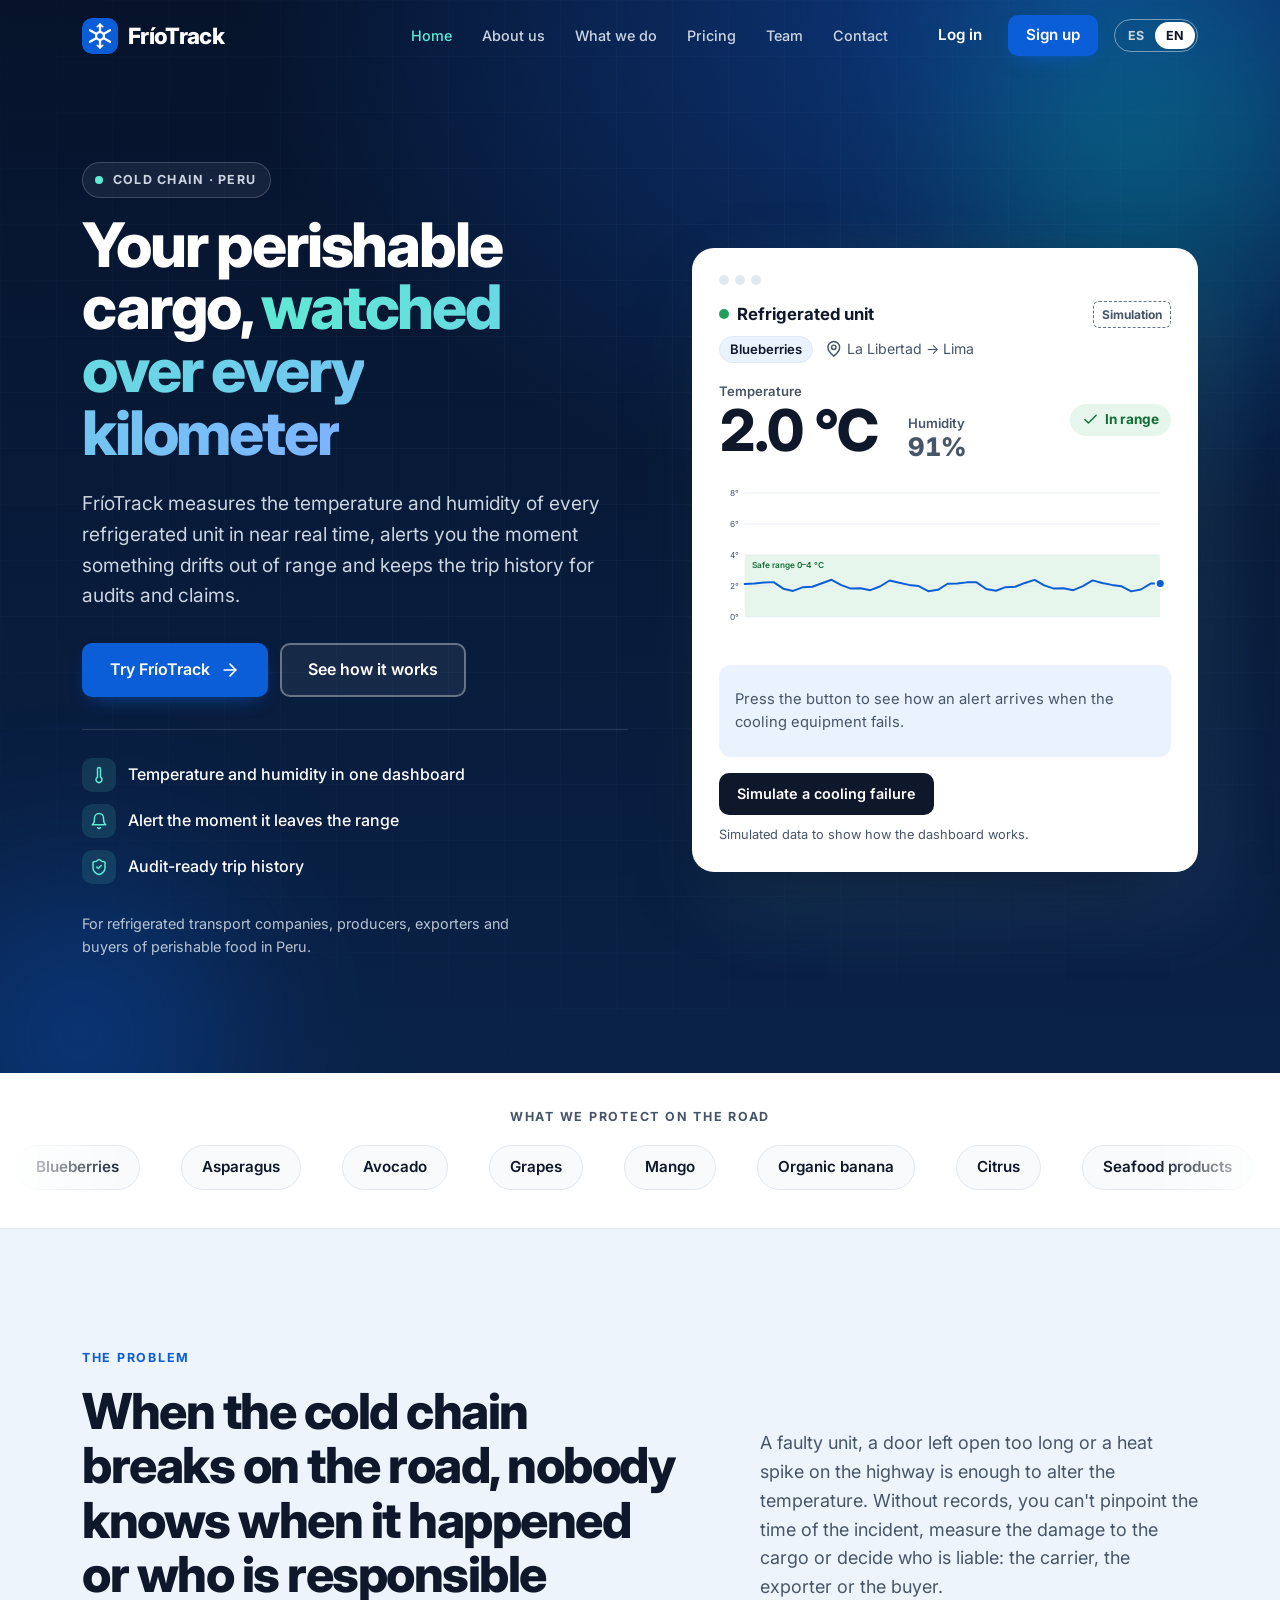
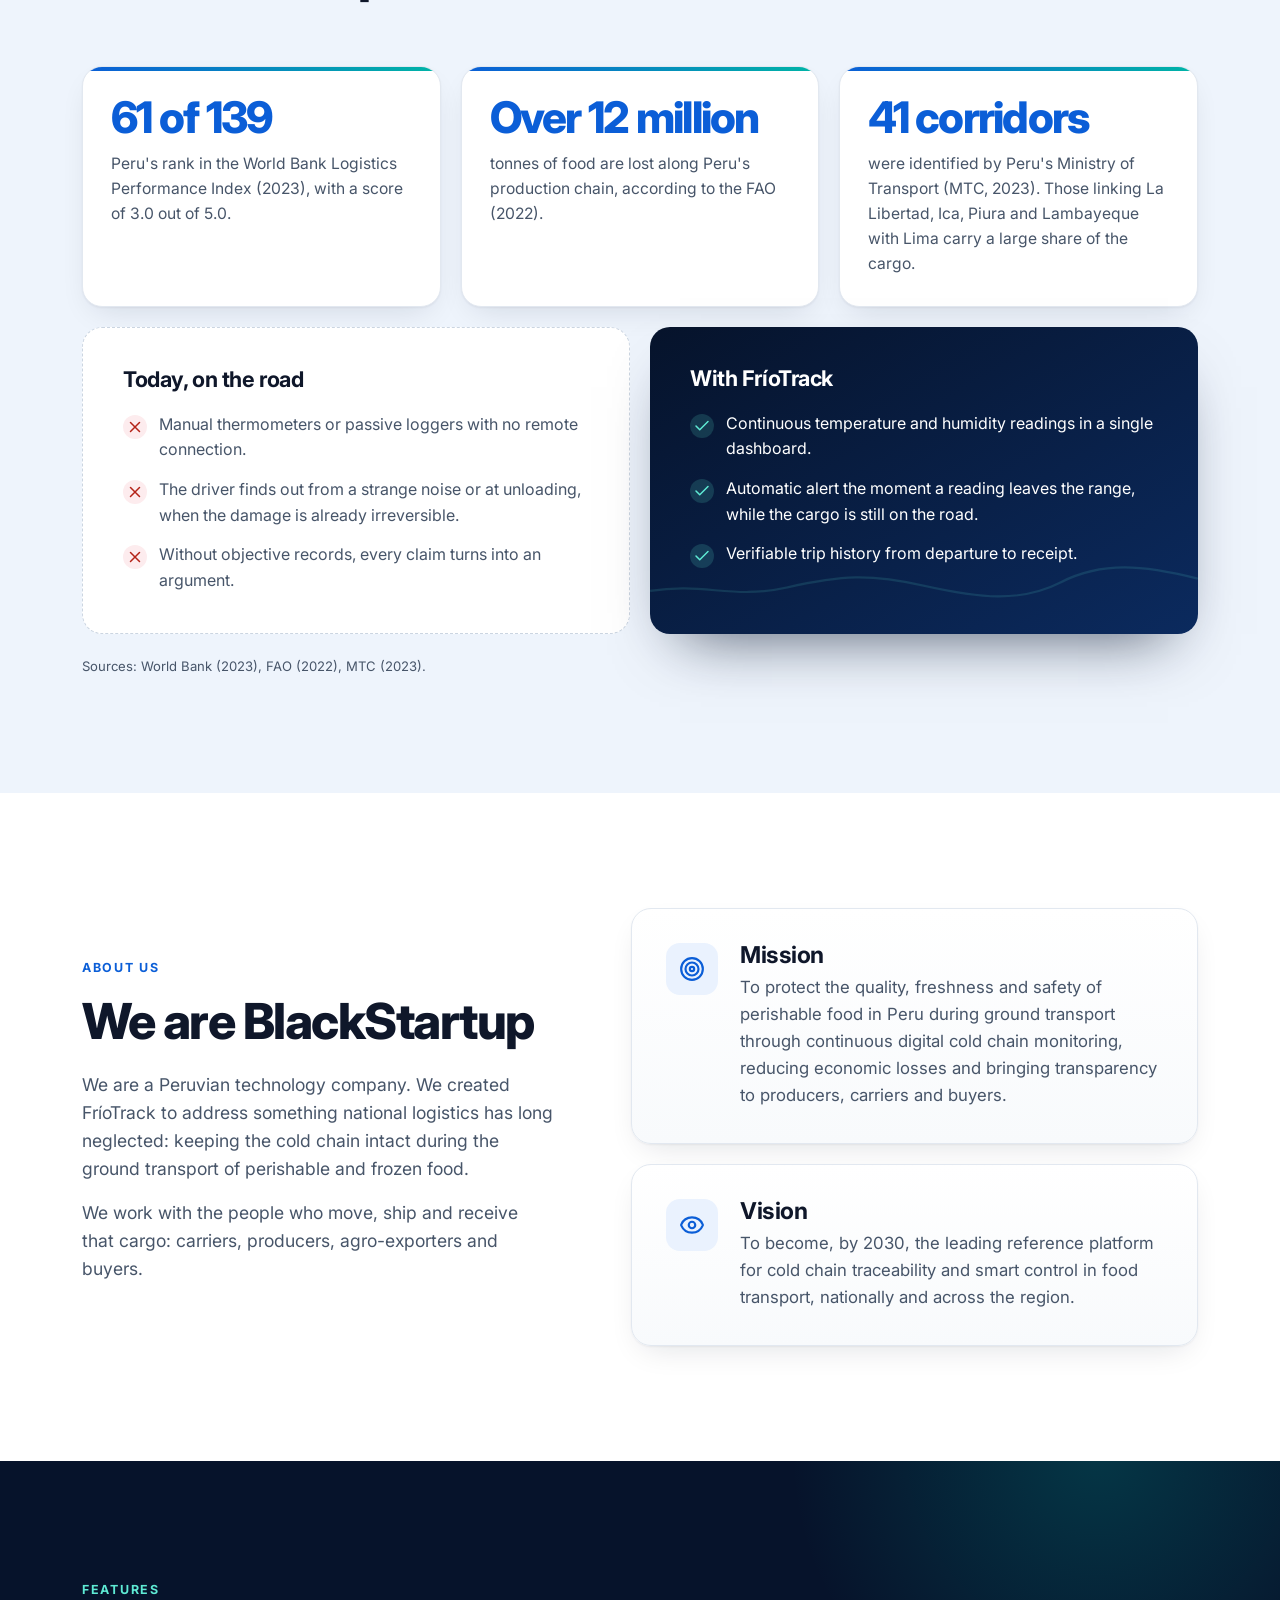
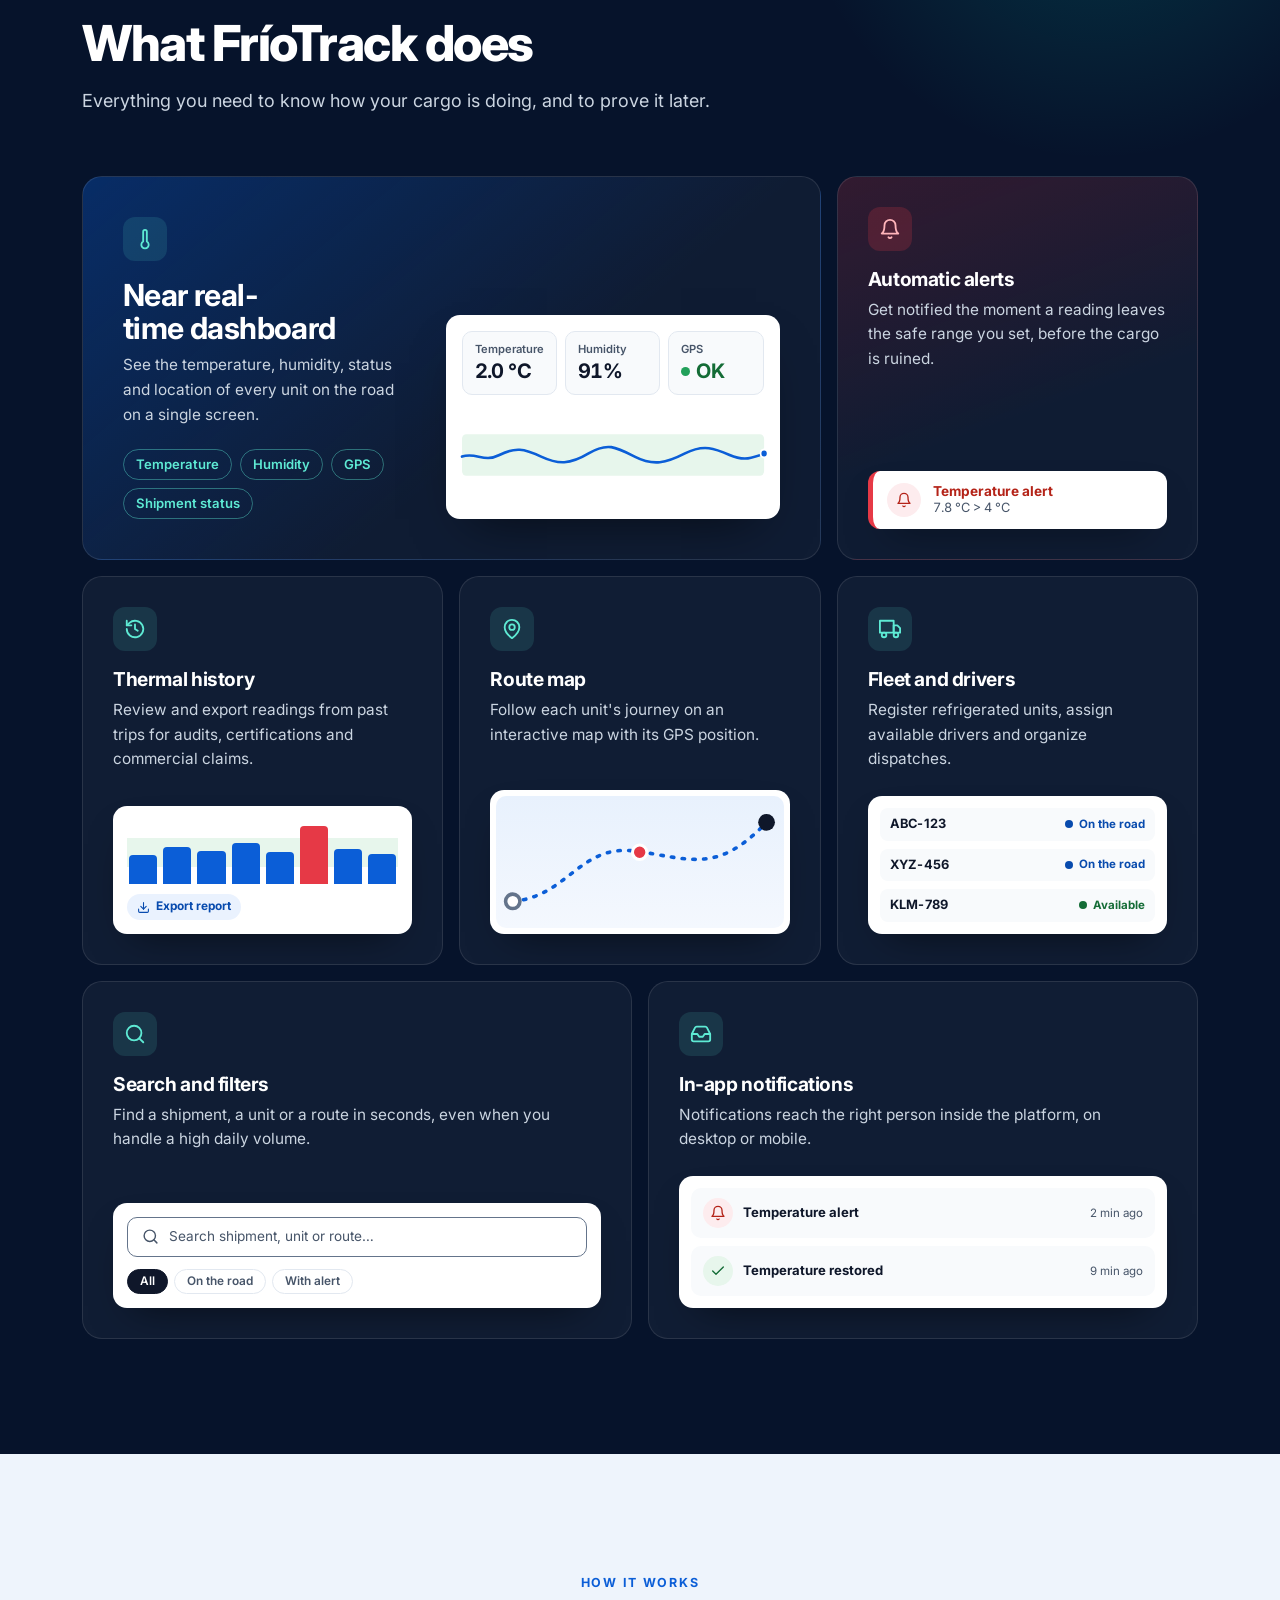
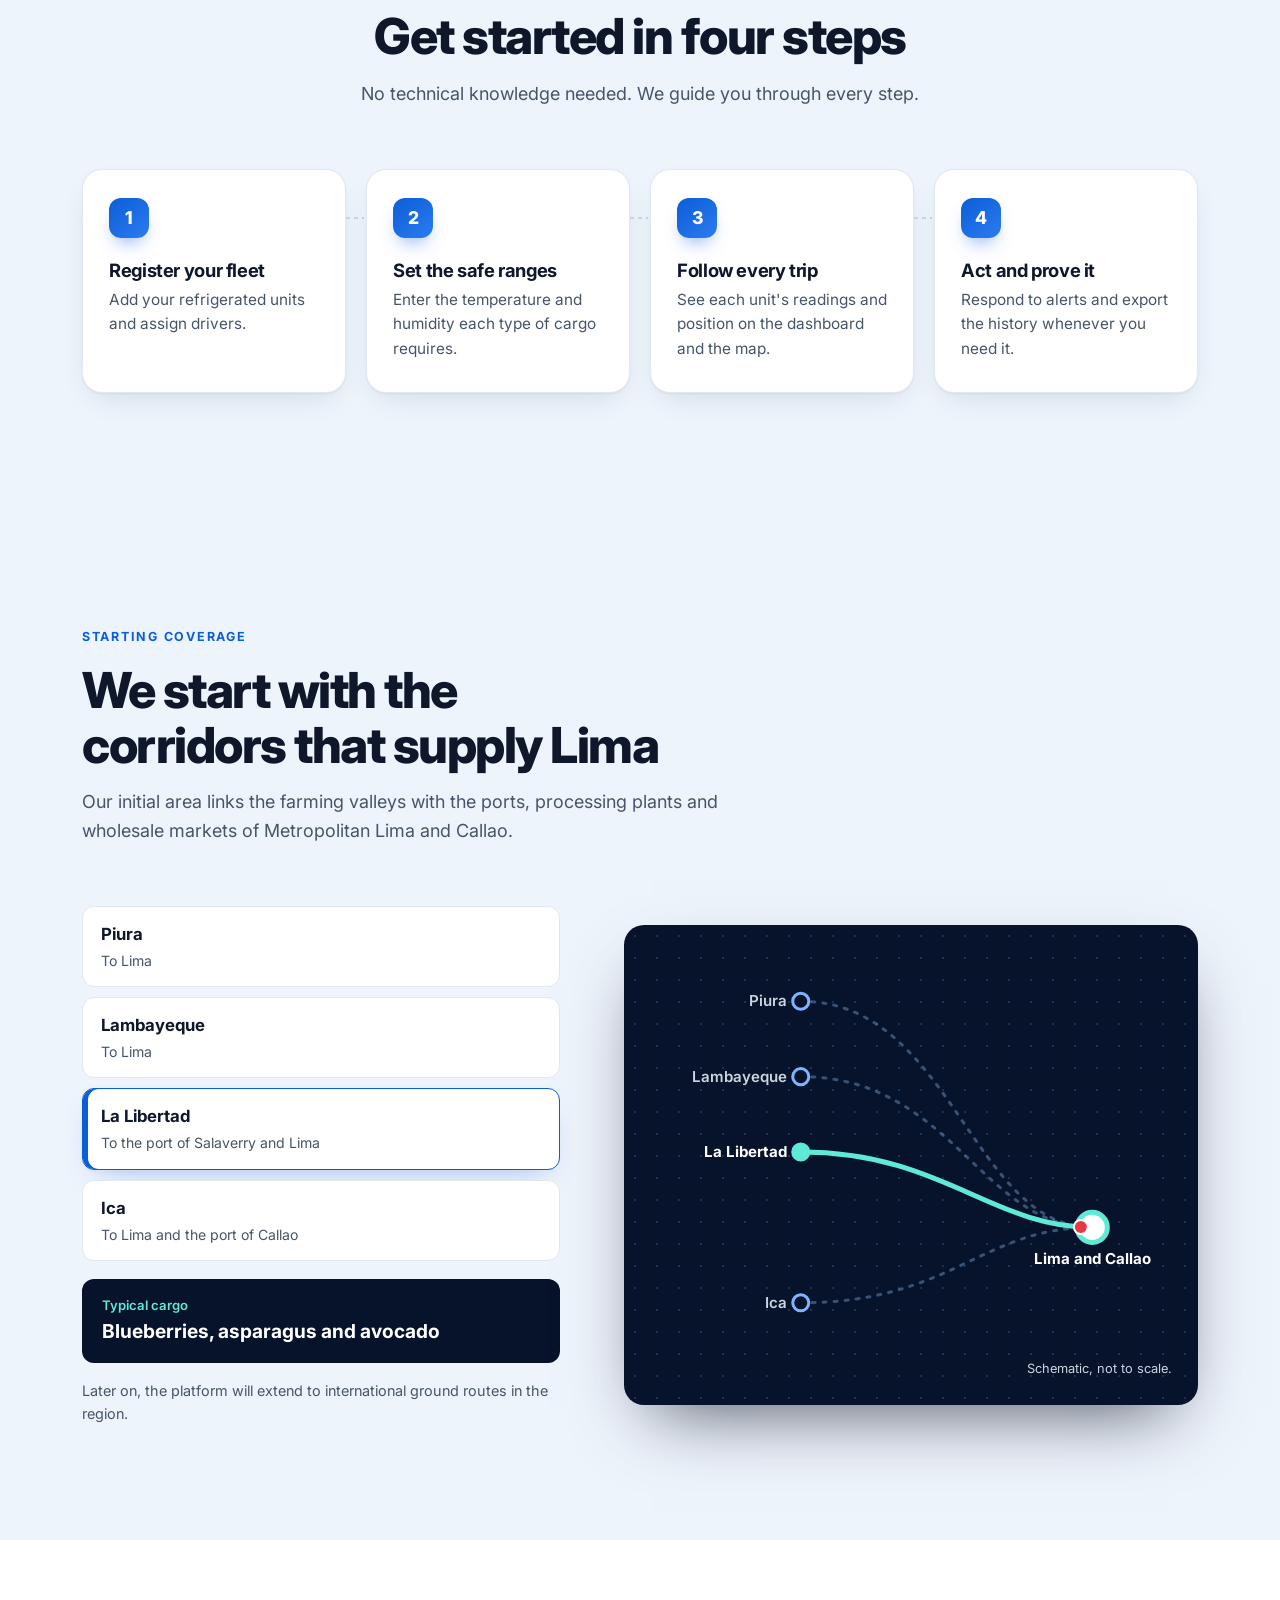
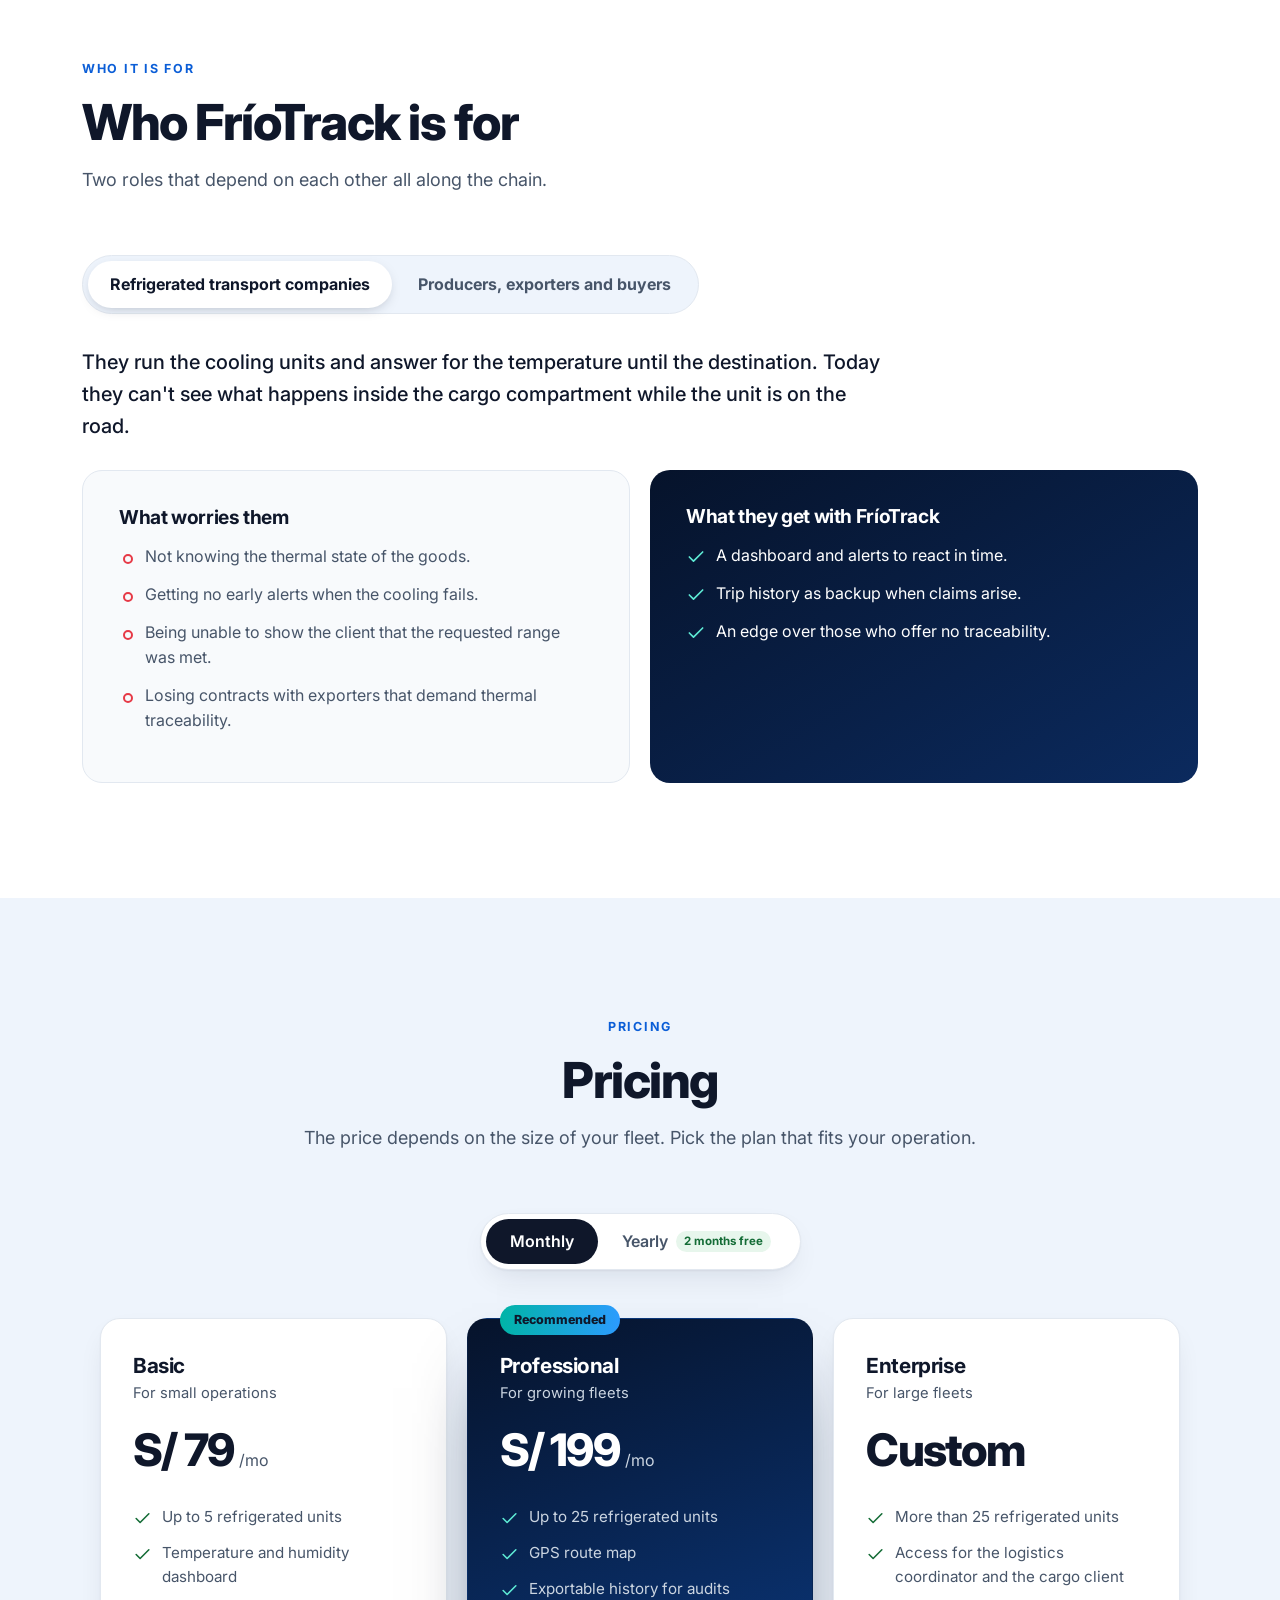
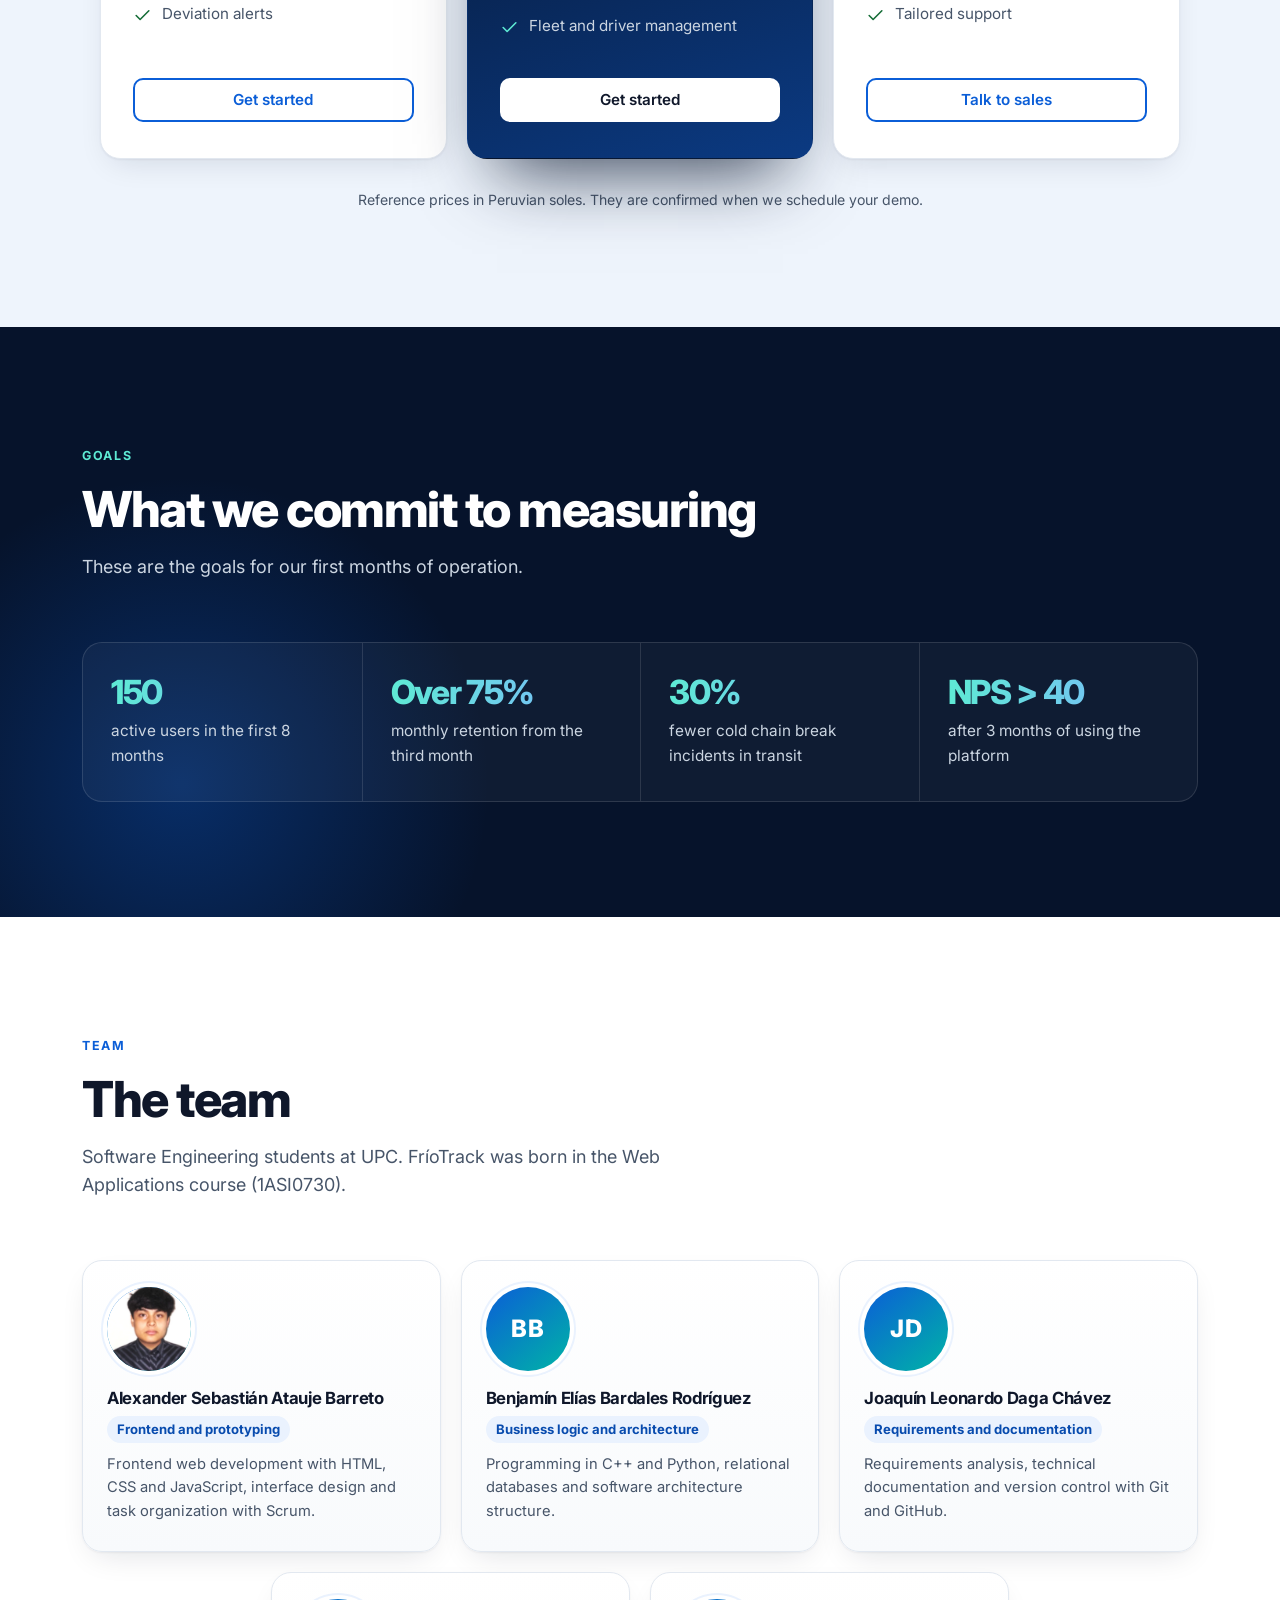
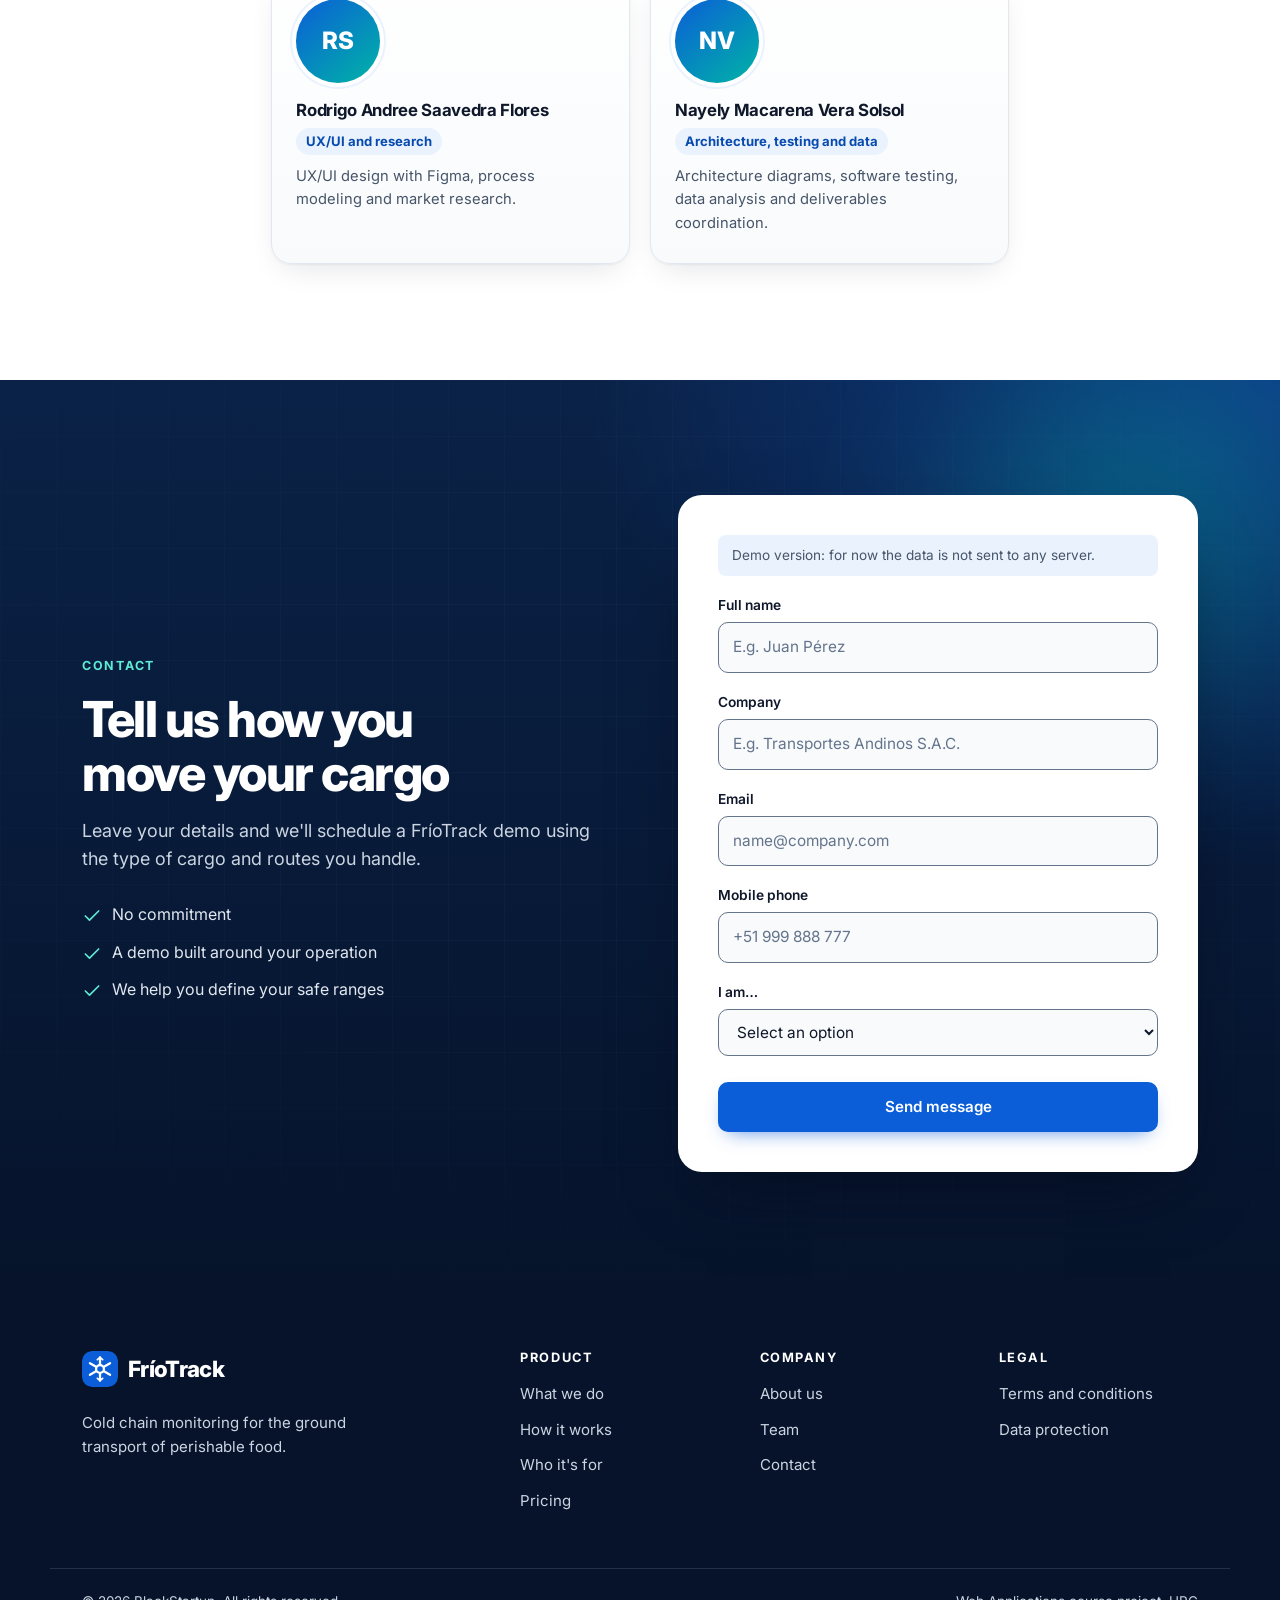
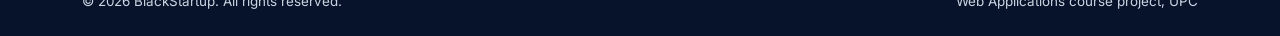
<file: index.html>
<!DOCTYPE html>
<html lang="en-US">
<head>
    <meta charset="UTF-8">
    <meta name="viewport" content="width=device-width, initial-scale=1.0">
    <title>FríoTrack | Cold chain monitoring for transport</title>
    <meta name="description" content="Monitor the temperature, humidity and location of your refrigerated units in near real time. Get alerts and review the trip history.">
    <meta name="keywords" content="cadena de frío, transporte refrigerado, monitoreo de temperatura, trazabilidad, alertas, Perú">
    <meta name="author" content="BlackStartup">
    <meta name="robots" content="index, follow">
    <meta name="theme-color" content="#06132B">
    <meta property="og:type" content="website">
    <meta property="og:site_name" content="FríoTrack">
    <meta property="og:title" content="FríoTrack | Cold chain monitoring for transport">
    <meta property="og:description" content="Know at every moment whether your refrigerated cargo is still within range.">
    <meta property="og:image" content="https://friotracktb1bce6db1b.z22.web.core.windows.net/landing/assets/images/og-friotrack.png">
    <meta property="og:image:alt" content="FríoTrack: monitoreo de la cadena de frío en el transporte terrestre">
    <meta name="twitter:card" content="summary_large_image">
    <link rel="icon" type="image/svg+xml" href="assets/images/logo.svg">
    <link rel="preconnect" href="https://fonts.googleapis.com">
    <link rel="preconnect" href="https://fonts.gstatic.com" crossorigin>
    <link href="https://fonts.googleapis.com/css2?family=Inter:wght@400;500;600;700;800&display=swap" rel="stylesheet">
    <link rel="stylesheet" href="assets/css/styles.css">
    <script>document.documentElement.classList.add('js');</script>
</head>
<body class="has-hero">
    <!-- Iconos (sprite SVG reutilizable con <use>) -->
    <svg width="0" height="0" style="position:absolute" aria-hidden="true" focusable="false">
        <defs>
            <symbol id="i-thermo" viewBox="0 0 24 24"><path d="M14 14.76V4a2 2 0 0 0-4 0v10.76a4 4 0 1 0 4 0z"/></symbol>
            <symbol id="i-bell" viewBox="0 0 24 24"><path d="M18 8a6 6 0 0 0-12 0c0 7-3 9-3 9h18s-3-2-3-9"/><path d="M13.7 21a2 2 0 0 1-3.4 0"/></symbol>
            <symbol id="i-history" viewBox="0 0 24 24"><path d="M3 12a9 9 0 1 0 3-6.7L3 8"/><path d="M3 3v5h5"/><path d="M12 7v5l3 2"/></symbol>
            <symbol id="i-pin" viewBox="0 0 24 24"><path d="M20 10c0 6-8 12-8 12S4 16 4 10a8 8 0 0 1 16 0z"/><circle cx="12" cy="10" r="3"/></symbol>
            <symbol id="i-truck" viewBox="0 0 24 24"><path d="M1 3h15v13H1z"/><path d="M16 8h4l3 3v5h-7z"/><circle cx="5.5" cy="18.5" r="2.5"/><circle cx="18.5" cy="18.5" r="2.5"/></symbol>
            <symbol id="i-search" viewBox="0 0 24 24"><circle cx="11" cy="11" r="8"/><path d="m21 21-4.3-4.3"/></symbol>
            <symbol id="i-inbox" viewBox="0 0 24 24"><path d="M22 12h-6l-2 3h-4l-2-3H2"/><path d="M5.5 5.1 2 12v6a2 2 0 0 0 2 2h16a2 2 0 0 0 2-2v-6l-3.5-6.9A2 2 0 0 0 16.7 4H7.3a2 2 0 0 0-1.8 1.1z"/></symbol>
            <symbol id="i-check" viewBox="0 0 24 24"><path d="M20 6 9 17l-5-5"/></symbol>
            <symbol id="i-x" viewBox="0 0 24 24"><path d="M18 6 6 18M6 6l12 12"/></symbol>
            <symbol id="i-arrow" viewBox="0 0 24 24"><path d="M5 12h14"/><path d="m12 5 7 7-7 7"/></symbol>
            <symbol id="i-download" viewBox="0 0 24 24"><path d="M12 15V3"/><path d="M21 15v4a2 2 0 0 1-2 2H5a2 2 0 0 1-2-2v-4"/><path d="m7 10 5 5 5-5"/></symbol>
            <symbol id="i-shield" viewBox="0 0 24 24"><path d="M20 13c0 5-3.5 7.5-7.66 8.95a1 1 0 0 1-.67-.01C7.5 20.5 4 18 4 13V6a1 1 0 0 1 1-1c2 0 4.5-1.2 6.24-2.72a1.17 1.17 0 0 1 1.52 0C14.51 3.81 17 5 19 5a1 1 0 0 1 1 1z"/><path d="m9 12 2 2 4-4"/></symbol>
            <symbol id="i-target" viewBox="0 0 24 24"><circle cx="12" cy="12" r="10"/><circle cx="12" cy="12" r="6"/><circle cx="12" cy="12" r="2"/></symbol>
            <symbol id="i-eye" viewBox="0 0 24 24"><path d="M2.06 12.35a1 1 0 0 1 0-.7 10.75 10.75 0 0 1 19.88 0 1 1 0 0 1 0 .7 10.75 10.75 0 0 1-19.88 0"/><circle cx="12" cy="12" r="3"/></symbol>
            <symbol id="i-activity" viewBox="0 0 24 24"><path d="M22 12h-2.48a2 2 0 0 0-1.93 1.46l-2.35 8.36a.25.25 0 0 1-.48 0L9.24 2.18a.25.25 0 0 0-.48 0l-2.35 8.36A2 2 0 0 1 4.49 12H2"/></symbol>
            <symbol id="i-snow" viewBox="0 0 24 24"><path d="M2 12h20M12 2v20"/><path d="m20 16-4-4 4-4M4 8l4 4-4 4M16 4l-4 4-4-4M8 20l4-4 4 4"/></symbol>
        </defs>
    </svg>

    <a class="skip-link" href="#main" data-i18n="skip">Saltar al contenido</a>

    <!-- CABECERA -->
    <header class="site-header" id="siteHeader">
        <div class="wrap header-inner">
            <a class="brand" href="#hero" data-i18n-aria="logo_label" aria-label="FríoTrack, ir al inicio">
                <img src="assets/images/logo.svg" alt="" width="36" height="36">
                <span class="brand-name">FríoTrack</span>
            </a>

            <div class="header-right" id="mobileMenu">
                <nav class="main-nav" data-i18n-aria="nav_label" aria-label="Navegación principal">
                    <a href="#hero" data-i18n="nav_home">Inicio</a>
                    <a href="#about" data-i18n="nav_about">Quiénes somos</a>
                    <a href="#features" data-i18n="nav_what">Lo que hacemos</a>
                    <a href="#pricing" data-i18n="nav_pricing">Planes</a>
                    <a href="#team" data-i18n="nav_team">Equipo</a>
                    <a href="#contact" data-i18n="nav_contact">Contacto</a>
                </nav>
                <div class="nav-actions">
                    <button type="button" class="btn btn-ghost" id="btnLogin" data-i18n="btn_login">Iniciar sesión</button>
                    <button type="button" class="btn btn-primary" id="btnRegister" data-i18n="btn_register">Registrarse</button>
                </div>
            </div>

            <div class="header-controls">
                <div class="lang-toggle" role="group" data-i18n-aria="lang_label" aria-label="Idioma">
                    <button type="button" data-lang="es" aria-pressed="true">ES</button>
                    <button type="button" data-lang="en" aria-pressed="false">EN</button>
                </div>
                <button type="button" class="hamburger" id="hamburgerBtn" aria-expanded="false" aria-controls="mobileMenu" data-i18n-aria="menu_open" aria-label="Abrir menú">
                    <span></span><span></span><span></span>
                </button>
            </div>
        </div>
    </header>

    <main id="main">
        <!-- HERO -->
        <section id="hero" class="hero">
            <div class="hero-bg" aria-hidden="true"><span class="orb orb-a"></span><span class="orb orb-b"></span><span class="frost-grid"></span></div>
            <div class="wrap hero-grid">
                <div class="hero-copy">
                    <p class="eyebrow eyebrow-live"><span class="live-dot" aria-hidden="true"></span><span data-i18n="hero_eyebrow">Cadena de frío · Perú</span></p>
                    <h1><span data-i18n="hero_title1">Tu carga perecible,</span> <span class="grad" data-i18n="hero_title2">vigilada en cada kilómetro</span></h1>
                    <p class="lead" data-i18n="hero_sub">FríoTrack mide la temperatura y la humedad de cada unidad refrigerada en tiempo casi real, te avisa apenas algo se sale del rango y guarda el historial del viaje para auditorías y reclamos.</p>
                    <div class="hero-actions">
                        <button type="button" class="btn btn-primary btn-lg action-register"><span data-i18n="hero_cta">Probar FríoTrack</span><svg class="icon" aria-hidden="true"><use href="#i-arrow"/></svg></button>
                        <a class="btn btn-glass btn-lg" href="#steps" data-i18n="hero_cta2">Ver cómo funciona</a>
                    </div>
                    <ul class="hero-points">
                        <li><svg class="icon" aria-hidden="true"><use href="#i-thermo"/></svg><span data-i18n="hero_pt1">Temperatura y humedad en un solo panel</span></li>
                        <li><svg class="icon" aria-hidden="true"><use href="#i-bell"/></svg><span data-i18n="hero_pt2">Alerta apenas sale del rango</span></li>
                        <li><svg class="icon" aria-hidden="true"><use href="#i-shield"/></svg><span data-i18n="hero_pt3">Historial listo para auditorías</span></li>
                    </ul>
                    <p class="hero-note" data-i18n="hero_note">Para empresas de transporte refrigerado, productores, exportadores y compradores de alimentos perecibles en el Perú.</p>
                </div>

                <!-- Panel de simulación: lo construye assets/js/hero-sim.js -->
                <div class="sim-wrap">
                    <div class="sim" id="sim" data-state="idle">
                        <div class="sim-bar" aria-hidden="true"><span></span><span></span><span></span></div>
                        <div class="sim-head">
                            <div>
                                <p class="sim-unit"><span class="pulse" aria-hidden="true"></span><span data-i18n="sim_unit">Unidad refrigerada</span></p>
                                <p class="sim-meta">
                                    <span class="chip" data-i18n="sim_cargo">Arándanos</span>
                                    <span class="sim-route"><svg class="icon" aria-hidden="true"><use href="#i-pin"/></svg><span data-i18n="sim_route">La Libertad → Lima</span></span>
                                </p>
                            </div>
                            <span class="sim-badge" data-i18n="sim_badge">Simulación</span>
                        </div>

                        <div class="sim-readouts">
                            <div>
                                <span class="lbl" data-i18n="sim_temp">Temperatura</span>
                                <strong class="readout" id="simTemp">2,0 °C</strong>
                            </div>
                            <div>
                                <span class="lbl" data-i18n="sim_hum">Humedad</span>
                                <strong class="readout readout-sm" id="simHum">91 %</strong>
                            </div>
                            <div class="sim-status" id="simStatus"></div>
                        </div>

                        <div class="sim-chart" id="simChart"></div>

                        <div class="sim-alert" id="simAlert" role="status" aria-live="polite"></div>

                        <div class="sim-foot">
                            <button type="button" class="btn btn-sim" id="simToggle"></button>
                            <p class="sim-note" data-i18n="sim_note">Datos simulados para mostrar cómo funciona el panel.</p>
                        </div>
                    </div>
                </div>
            </div>
        </section>

        <!-- QUÉ CUIDAMOS EN RUTA -->
        <section class="strip" aria-labelledby="stripTitle">
            <div class="wrap"><p class="strip-title" id="stripTitle" data-i18n="strip_title">Lo que cuidamos en ruta</p></div>
            <div class="marquee">
                <ul class="marquee-track">
                    <li data-i18n="gd1">Arándanos</li><li data-i18n="gd2">Espárragos</li><li data-i18n="gd3">Palta</li><li data-i18n="gd4">Uva</li><li data-i18n="gd5">Mango</li><li data-i18n="gd6">Banano orgánico</li><li data-i18n="gd7">Cítricos</li><li data-i18n="gd8">Productos hidrobiológicos</li>
                </ul>
                <ul class="marquee-track marquee-dup" aria-hidden="true">
                    <li data-i18n="gd1">Arándanos</li><li data-i18n="gd2">Espárragos</li><li data-i18n="gd3">Palta</li><li data-i18n="gd4">Uva</li><li data-i18n="gd5">Mango</li><li data-i18n="gd6">Banano orgánico</li><li data-i18n="gd7">Cítricos</li><li data-i18n="gd8">Productos hidrobiológicos</li>
                </ul>
            </div>
        </section>

        <!-- PROBLEMA -->
        <section id="problem" class="section problem">
            <div class="wrap">
                <div class="problem-head reveal">
                    <div>
                        <p class="eyebrow" data-i18n="eb_problem">El problema</p>
                        <h2 data-i18n="prob_title">Cuando el frío se rompe en ruta, nadie sabe cuándo pasó ni de quién es la responsabilidad</h2>
                    </div>
                    <p class="lead" data-i18n="prob_lead">Un desperfecto en la unidad, una puerta abierta de más o un pico de calor en carretera bastan para alterar la temperatura.</p>
                </div>

                <dl class="facts">
                    <div class="fact reveal">
                        <dt data-i18n="fact1_num">61 de 139</dt>
                        <dd data-i18n="fact1_txt">Puesto del Perú en el Índice de Desempeño Logístico del Banco Mundial (2023).</dd>
                    </div>
                    <div class="fact reveal">
                        <dt data-i18n="fact2_num">Más de 12 millones</dt>
                        <dd data-i18n="fact2_txt">de toneladas de alimentos se pierden a lo largo de la cadena productiva peruana.</dd>
                    </div>
                    <div class="fact reveal">
                        <dt data-i18n="fact3_num">41 corredores</dt>
                        <dd data-i18n="fact3_txt">logísticos identificó el MTC (2023).</dd>
                    </div>
                </dl>

                <div class="compare reveal">
                    <div class="compare-col compare-today">
                        <h3 data-i18n="cmp_today_title">Hoy, en ruta</h3>
                        <ul>
                            <li><svg class="icon" aria-hidden="true"><use href="#i-x"/></svg><span data-i18n="cmp_today_1">Termómetros manuales o registradores pasivos.</span></li>
                            <li><svg class="icon" aria-hidden="true"><use href="#i-x"/></svg><span data-i18n="cmp_today_2">El conductor se entera al descargar.</span></li>
                            <li><svg class="icon" aria-hidden="true"><use href="#i-x"/></svg><span data-i18n="cmp_today_3">Sin registros objetivos.</span></li>
                        </ul>
                    </div>
                    <div class="compare-col compare-ft">
                        <svg class="compare-art" viewBox="0 0 400 120" aria-hidden="true" preserveAspectRatio="none"><path d="M0 70 C40 60 60 80 100 66 S160 50 200 64 S270 84 300 60 S360 40 400 56" fill="none" stroke="currentColor" stroke-width="2.5"/></svg>
                        <h3 data-i18n="cmp_ft_title">Con FríoTrack</h3>
                        <ul>
                            <li><svg class="icon" aria-hidden="true"><use href="#i-check"/></svg><span data-i18n="cmp_ft_1">Temperatura y humedad en un solo panel.</span></li>
                            <li><svg class="icon" aria-hidden="true"><use href="#i-check"/></svg><span data-i18n="cmp_ft_2">Alerta automática apenas sale del rango.</span></li>
                            <li><svg class="icon" aria-hidden="true"><use href="#i-check"/></svg><span data-i18n="cmp_ft_3">Historial comprobable del viaje.</span></li>
                        </ul>
                    </div>
                </div>
                <p class="sources" data-i18n="prob_sources">Fuentes: Banco Mundial (2023), FAO (2022), MTC (2023).</p>
            </div>
        </section>

        <!-- QUIÉNES SOMOS: MISIÓN Y VISIÓN -->
        <section id="about" class="section about">
            <div class="wrap about-grid">
                <div class="about-copy reveal">
                    <p class="eyebrow" data-i18n="eb_about">Quiénes somos</p>
                    <h2 data-i18n="about_title">Somos BlackStartup</h2>
                    <p data-i18n="about_p1">Somos una empresa de base tecnológica peruana.</p>
                    <p data-i18n="about_p2">Trabajamos con quienes mueven, despachan y reciben esa carga.</p>
                </div>
                <div class="about-statements">
                    <article class="statement reveal">
                        <span class="statement-icon" aria-hidden="true"><svg class="icon"><use href="#i-target"/></svg></span>
                        <h3 data-i18n="mission_title">Misión</h3>
                        <p data-i18n="mission_desc">Proteger la calidad, la frescura y la inocuidad de los alimentos perecibles.</p>
                    </article>
                    <article class="statement reveal">
                        <span class="statement-icon" aria-hidden="true"><svg class="icon"><use href="#i-eye"/></svg></span>
                        <h3 data-i18n="vision_title">Visión</h3>
                        <p data-i18n="vision_desc">Ser, hacia 2030, la plataforma líder y referente en trazabilidad.</p>
                    </article>
                </div>
            </div>
        </section>

        <!-- LO QUE HACEMOS -->
        <section id="features" class="section features">
            <div class="wrap">
                <div class="section-head reveal">
                    <p class="eyebrow" data-i18n="eb_features">Funciones</p>
                    <h2 data-i18n="feat_title">Lo que hace FríoTrack</h2>
                    <p class="lead" data-i18n="feat_sub">Todo lo que necesitas para saber cómo va tu carga y demostrarlo después.</p>
                </div>

                <div class="bento">
                    <!-- Panel -->
                    <article class="tile tile-dash reveal">
                        <div class="tile-copy">
                            <span class="tile-icon"><svg class="icon" aria-hidden="true"><use href="#i-thermo"/></svg></span>
                            <h3 data-i18n="f1_title">Panel en tiempo casi real</h3>
                            <p data-i18n="f1_desc">Ve en una sola pantalla la temperatura, la humedad, el estado y la ubicación de cada unidad.</p>
                            <ul class="tags">
                                <li data-i18n="f1_tag1">Temperatura</li>
                                <li data-i18n="f1_tag2">Humedad</li>
                                <li data-i18n="f1_tag3">GPS</li>
                                <li data-i18n="f1_tag4">Estado del envío</li>
                            </ul>
                        </div>
                        <div class="viz viz-dash" aria-hidden="true">
                            <div class="vd-kpis">
                                <div><span data-i18n="sim_temp">Temperatura</span><b data-i18n="viz_temp_val">2.0 °C</b></div>
                                <div><span data-i18n="sim_hum">Humedad</span><b data-i18n="viz_hum_val">91 %</b></div>
                                <div class="vd-ok"><span data-i18n="f1_tag3">GPS</span><b><i></i> OK</b></div>
                            </div>
                            <svg class="vd-chart" viewBox="0 0 420 120" preserveAspectRatio="none">
                                <rect x="0" y="34" width="420" height="52" rx="6" class="vd-band"/>
                                <path d="M0 62 C20 56 30 70 52 60 S86 52 110 62 S150 72 176 58 S214 50 240 62 S284 70 310 58 S352 52 372 60 S404 64 420 58" class="vd-line"/>
                                <circle cx="420" cy="58" r="5" class="vd-dot"/>
                            </svg>
                        </div>
                    </article>

                    <!-- Alertas -->
                    <article class="tile tile-alert reveal">
                        <span class="tile-icon"><svg class="icon" aria-hidden="true"><use href="#i-bell"/></svg></span>
                        <h3 data-i18n="f2_title">Alertas automáticas</h3>
                        <p data-i18n="f2_desc">Recibe un aviso apenas una lectura sale del rango seguro.</p>
                        <div class="viz viz-alert" aria-hidden="true">
                            <span class="va-bell"><svg class="icon"><use href="#i-bell"/></svg></span>
                            <div><b data-i18n="sim_alert_title">Alerta de temperatura</b><span data-i18n="viz_alert_val">7.8 °C &gt; 4 °C</span></div>
                        </div>
                    </article>

                    <!-- Historial -->
                    <article class="tile tile-third reveal">
                        <span class="tile-icon"><svg class="icon" aria-hidden="true"><use href="#i-history"/></svg></span>
                        <h3 data-i18n="f3_title">Historial térmico</h3>
                        <p data-i18n="f3_desc">Consulta y exporta las lecturas de viajes anteriores.</p>
                        <div class="viz viz-history" aria-hidden="true">
                            <div class="vh-bars"><i style="--h:46%"></i><i style="--h:58%"></i><i style="--h:52%"></i><i style="--h:64%"></i><i style="--h:50%"></i><i class="hot" style="--h:92%"></i><i style="--h:56%"></i><i style="--h:48%"></i></div>
                            <span class="vh-chip"><svg class="icon"><use href="#i-download"/></svg><span data-i18n="viz_export">Exportar informe</span></span>
                        </div>
                    </article>

                    <!-- Mapa -->
                    <article class="tile tile-third reveal">
                        <span class="tile-icon"><svg class="icon" aria-hidden="true"><use href="#i-pin"/></svg></span>
                        <h3 data-i18n="f4_title">Mapa de rutas</h3>
                        <p data-i18n="f4_desc">Sigue el recorrido de cada unidad sobre un mapa interactivo.</p>
                        <div class="viz viz-map" aria-hidden="true">
                            <svg viewBox="0 0 240 110" preserveAspectRatio="xMidYMid slice">
                                <path d="M14 88 C60 84 70 40 116 46 S184 66 226 22" class="vm-route"/>
                                <circle cx="14" cy="88" r="6" class="vm-a"/>
                                <circle cx="226" cy="22" r="7" class="vm-b"/>
                                <circle cx="120" cy="47" r="6" class="vm-truck"/>
                            </svg>
                        </div>
                    </article>

                    <!-- Flota -->
                    <article class="tile tile-third reveal">
                        <span class="tile-icon"><svg class="icon" aria-hidden="true"><use href="#i-truck"/></svg></span>
                        <h3 data-i18n="f5_title">Flota y conductores</h3>
                        <p data-i18n="f5_desc">Registra unidades, asigna conductores y organiza los despachos.</p>
                        <ul class="viz viz-fleet" aria-hidden="true">
                            <li><b>ABC-123</b><span class="st st-go" data-i18n="viz_enroute">En ruta</span></li>
                            <li><b>XYZ-456</b><span class="st st-go" data-i18n="viz_enroute">En ruta</span></li>
                            <li><b>KLM-789</b><span class="st st-free" data-i18n="viz_available">Disponible</span></li>
                        </ul>
                    </article>

                    <!-- Búsqueda -->
                    <article class="tile tile-half reveal">
                        <span class="tile-icon"><svg class="icon" aria-hidden="true"><use href="#i-search"/></svg></span>
                        <h3 data-i18n="f6_title">Búsqueda y filtros</h3>
                        <p data-i18n="f6_desc">Encuentra un envío, una unidad o una ruta en segundos.</p>
                        <div class="viz viz-search" aria-hidden="true">
                            <div class="vs-input"><svg class="icon"><use href="#i-search"/></svg><span data-i18n="viz_search">Buscar envío, unidad o ruta…</span></div>
                            <div class="vs-chips"><span class="on" data-i18n="viz_all">Todos</span><span data-i18n="viz_enroute">En ruta</span><span data-i18n="viz_alerts">Con alerta</span></div>
                        </div>
                    </article>

                    <!-- Avisos -->
                    <article class="tile tile-half reveal">
                        <span class="tile-icon"><svg class="icon" aria-hidden="true"><use href="#i-inbox"/></svg></span>
                        <h3 data-i18n="f7_title">Avisos dentro de la aplicación</h3>
                        <p data-i18n="f7_desc">Las notificaciones llegan a quien corresponde.</p>
                        <ul class="viz viz-notif" aria-hidden="true">
                            <li class="bad"><svg class="icon"><use href="#i-bell"/></svg><b data-i18n="sim_alert_title">Alerta de temperatura</b><span data-i18n="viz_ago">hace 2 min</span></li>
                            <li class="ok"><svg class="icon"><use href="#i-check"/></svg><b data-i18n="sim_recovered_title">Temperatura restablecida</b><span data-i18n="viz_ago2">hace 9 min</span></li>
                        </ul>
                    </article>
                </div>
            </div>
        </section>

        <!-- CÓMO FUNCIONA -->
        <section id="steps" class="section steps">
            <div class="wrap">
                <div class="section-head center reveal">
                    <p class="eyebrow" data-i18n="eb_steps">Cómo funciona</p>
                    <h2 data-i18n="steps_title">Empieza en cuatro pasos</h2>
                    <p class="lead" data-i18n="steps_sub">No necesitas conocimientos técnicos. Te acompañamos en cada paso.</p>
                </div>
                <ol class="step-list">
                    <li class="reveal">
                        <span class="step-num" aria-hidden="true">1</span>
                        <h3 data-i18n="s1_title">Registra tu flota</h3>
                        <p data-i18n="s1_desc">Da de alta tus unidades refrigeradas y asigna a los conductores.</p>
                    </li>
                    <li class="reveal">
                        <span class="step-num" aria-hidden="true">2</span>
                        <h3 data-i18n="s2_title">Define los rangos seguros</h3>
                        <p data-i18n="s2_desc">Indica la temperatura y la humedad que exige cada tipo de carga.</p>
                    </li>
                    <li class="reveal">
                        <span class="step-num" aria-hidden="true">3</span>
                        <h3 data-i18n="s3_title">Sigue cada viaje</h3>
                        <p data-i18n="s3_desc">Mira las lecturas y la posición de cada unidad en el panel y en el mapa.</p>
                    </li>
                    <li class="reveal">
                        <span class="step-num" aria-hidden="true">4</span>
                        <h3 data-i18n="s4_title">Actúa y demuestra</h3>
                        <p data-i18n="s4_desc">Responde a las alertas y exporta el historial cuando lo necesites.</p>
                    </li>
                </ol>
            </div>
        </section>

        <!-- CORREDORES -->
        <section id="corridors" class="section corridors">
            <div class="wrap">
                <div class="section-head reveal">
                    <p class="eyebrow" data-i18n="eb_corridors">Cobertura inicial</p>
                    <h2 data-i18n="cor_title">Empezamos por los corredores que abastecen Lima</h2>
                    <p class="lead" data-i18n="cor_sub">Nuestra zona inicial une los valles agrícolas con los puertos y los centros de abasto de Lima.</p>
                </div>

                <div class="corridor-grid reveal">
                    <div class="corridor-side">
                        <div class="corridor-list" role="group" data-i18n-aria="cor_aria" aria-label="Corredores logísticos">
                            <button type="button" class="corridor-btn" data-route="piu" aria-pressed="false">
                                <span class="c-name" data-i18n="c_piu_name">Piura</span>
                                <span class="c-route" data-i18n="c_piu_route">Hacia Lima</span>
                            </button>
                            <button type="button" class="corridor-btn" data-route="lam" aria-pressed="false">
                                <span class="c-name" data-i18n="c_lam_name">Lambayeque</span>
                                <span class="c-route" data-i18n="c_lam_route">Hacia Lima</span>
                            </button>
                            <button type="button" class="corridor-btn" data-route="lib" aria-pressed="true">
                                <span class="c-name" data-i18n="c_lib_name">La Libertad</span>
                                <span class="c-route" data-i18n="c_lib_route">Hacia el puerto de Salaverry y Lima</span>
                            </button>
                            <button type="button" class="corridor-btn" data-route="ica" aria-pressed="false">
                                <span class="c-name" data-i18n="c_ica_name">Ica</span>
                                <span class="c-route" data-i18n="c_ica_route">Hacia Lima y el puerto del Callao</span>
                            </button>
                        </div>
                        <div class="corridor-detail" aria-live="polite">
                            <span class="lbl" data-i18n="cor_goods_label">Carga típica</span>
                            <p id="corridorGoods"></p>
                        </div>
                        <p class="corridor-future" data-i18n="cor_future">Más adelante, la plataforma se extenderá a rutas terrestres internacionales de la región.</p>
                    </div>

                    <figure class="corridor-map">
                        <svg viewBox="0 0 520 400" role="img" data-i18n-aria="cor_diagram" aria-label="Esquema de los corredores">
                            <path id="route-piu" class="route" d="M150,50 C300,50 320,275 440,275"/>
                            <path id="route-lam" class="route" d="M150,125 C300,125 330,275 440,275"/>
                            <path id="route-lib" class="route" d="M150,200 C290,200 340,275 440,275"/>
                            <path id="route-ica" class="route" d="M150,350 C300,350 330,275 440,275"/>

                            <g class="node" data-route="piu"><circle cx="150" cy="50" r="8"/><text x="136" y="55" text-anchor="end" data-i18n="c_piu_name">Piura</text></g>
                            <g class="node" data-route="lam"><circle cx="150" cy="125" r="8"/><text x="136" y="130" text-anchor="end" data-i18n="c_lam_name">Lambayeque</text></g>
                            <g class="node" data-route="lib"><circle cx="150" cy="200" r="8"/><text x="136" y="205" text-anchor="end" data-i18n="c_lib_name">La Libertad</text></g>
                            <g class="node" data-route="ica"><circle cx="150" cy="350" r="8"/><text x="136" y="355" text-anchor="end" data-i18n="c_ica_name">Ica</text></g>

                            <g class="hub"><circle cx="440" cy="275" r="15"/><text x="440" y="311" text-anchor="middle" data-i18n="cor_hub">Lima y Callao</text></g>

                            <circle id="truckDot" r="7" cx="0" cy="0" opacity="0">
                                <animateMotion id="truckMotion" dur="3.6s" repeatCount="indefinite" begin="indefinite"><mpath id="truckPath" href="#route-lib"/></animateMotion>
                            </circle>
                        </svg>
                        <figcaption data-i18n="cor_note">Esquema referencial, no a escala.</figcaption>
                    </figure>
                </div>
            </div>
        </section>

        <!-- PARA QUIÉN -->
        <section id="segments" class="section segments">
            <div class="wrap">
                <div class="section-head reveal">
                    <p class="eyebrow" data-i18n="eb_segments">Para quién</p>
                    <h2 data-i18n="seg_title">Para quién es FríoTrack</h2>
                    <p class="lead" data-i18n="seg_sub">Dos roles que dependen uno del otro a lo largo de la cadena.</p>
                </div>

                <div class="tabs" role="tablist" data-i18n-aria="seg_aria" aria-label="Tipos de usuario">
                    <button type="button" role="tab" id="tab-seg1" aria-controls="panel-seg1" aria-selected="true" tabindex="0" data-i18n="seg1_tab">Empresas de transporte refrigerado</button>
                    <button type="button" role="tab" id="tab-seg2" aria-controls="panel-seg2" aria-selected="false" tabindex="-1" data-i18n="seg2_tab">Productores, exportadores y compradores</button>
                </div>

                <div class="tab-panel" role="tabpanel" id="panel-seg1" aria-labelledby="tab-seg1" tabindex="0">
                    <p class="lead" data-i18n="seg1_lead">Operan las unidades de frío y responden por la temperatura hasta el destino.</p>
                    <div class="seg-cols">
                        <div class="pains">
                            <h3 data-i18n="seg1_pains_title">Lo que les preocupa</h3>
                            <ul class="plain">
                                <li data-i18n="seg1_p1">No saber en qué estado térmico va la mercadería.</li>
                                <li data-i18n="seg1_p2">No recibir alertas tempranas.</li>
                                <li data-i18n="seg1_p3">No poder sustentar el rango pedido.</li>
                                <li data-i18n="seg1_p4">Perder contratos con exportadores.</li>
                            </ul>
                        </div>
                        <div class="gets">
                            <h3 data-i18n="seg1_gets_title">Lo que obtienen con FríoTrack</h3>
                            <ul class="checks">
                                <li><svg class="icon" aria-hidden="true"><use href="#i-check"/></svg><span data-i18n="seg1_g1">Panel y alertas.</span></li>
                                <li><svg class="icon" aria-hidden="true"><use href="#i-check"/></svg><span data-i18n="seg1_g2">Historial del viaje.</span></li>
                                <li><svg class="icon" aria-hidden="true"><use href="#i-check"/></svg><span data-i18n="seg1_g3">Una ventaja competitiva.</span></li>
                            </ul>
                        </div>
                    </div>
                </div>

                <div class="tab-panel" role="tabpanel" id="panel-seg2" aria-labelledby="tab-seg2" tabindex="0" hidden>
                    <p class="lead" data-i18n="seg2_lead">Despachan o reciben alimentos cuya calidad depende de una cadena de frío sin cortes.</p>
                    <div class="seg-cols">
                        <div class="pains">
                            <h3 data-i18n="seg2_pains_title">Lo que les preocupa</h3>
                            <ul class="plain">
                                <li data-i18n="seg2_p1">No saber si el rango térmico se mantuvo.</li>
                                <li data-i18n="seg2_p2">No poder anticipar el deterioro.</li>
                                <li data-i18n="seg2_p3">No tener un canal formal con el transportista.</li>
                                <li data-i18n="seg2_p4">No poder evaluar a sus transportistas.</li>
                                <li data-i18n="seg2_p5">Auditorías que piden datos verificables.</li>
                            </ul>
                        </div>
                        <div class="gets">
                            <h3 data-i18n="seg2_gets_title">Lo que obtienen con FríoTrack</h3>
                            <ul class="checks">
                                <li><svg class="icon" aria-hidden="true"><use href="#i-check"/></svg><span data-i18n="seg2_g1">Aviso inmediato.</span></li>
                                <li><svg class="icon" aria-hidden="true"><use href="#i-check"/></svg><span data-i18n="seg2_g2">Registros verificables.</span></li>
                                <li><svg class="icon" aria-hidden="true"><use href="#i-check"/></svg><span data-i18n="seg2_g3">Datos para comparar proveedores.</span></li>
                            </ul>
                        </div>
                    </div>
                </div>
            </div>
        </section>

        <!-- PLANES -->
        <section id="pricing" class="section pricing">
            <div class="wrap">
                <div class="section-head center reveal">
                    <p class="eyebrow" data-i18n="eb_pricing">Planes</p>
                    <h2 data-i18n="prc_title">Planes</h2>
                    <p class="lead" data-i18n="prc_sub">El precio depende del tamaño de tu flota.</p>
                </div>

                <div class="billing" role="group" data-i18n-aria="prc_aria" aria-label="Periodo de facturación">
                    <button type="button" id="billMonthly" aria-pressed="true" data-i18n="prc_monthly">Mensual</button>
                    <button type="button" id="billAnnual" aria-pressed="false">
                        <span data-i18n="prc_annual">Anual</span>
                        <small data-i18n="prc_annual_hint">2 meses gratis</small>
                    </button>
                </div>

                <div class="plans">
                    <article class="plan reveal" data-plan="basic">
                        <h3 data-i18n="plan_basic">Básico</h3>
                        <p class="plan-desc" data-i18n="plan_basic_desc">Para operaciones pequeñas</p>
                        <p class="price"><strong data-price></strong> <span data-price-unit></span></p>
                        <ul class="checks">
                            <li><svg class="icon" aria-hidden="true"><use href="#i-check"/></svg><span data-i18n="plan_basic_1">Hasta 5 unidades refrigeradas</span></li>
                            <li><svg class="icon" aria-hidden="true"><use href="#i-check"/></svg><span data-i18n="plan_basic_2">Panel de temperatura y humedad</span></li>
                            <li><svg class="icon" aria-hidden="true"><use href="#i-check"/></svg><span data-i18n="plan_basic_3">Alertas por desviación</span></li>
                        </ul>
                        <button type="button" class="btn btn-outline action-register" data-i18n="plan_cta">Empezar</button>
                    </article>

                    <article class="plan plan-featured reveal" data-plan="pro">
                        <span class="plan-badge" data-i18n="plan_badge">Recomendado</span>
                        <h3 data-i18n="plan_pro">Profesional</h3>
                        <p class="plan-desc" data-i18n="plan_pro_desc">Para flotas en crecimiento</p>
                        <p class="price"><strong data-price></strong> <span data-price-unit></span></p>
                        <ul class="checks">
                            <li><svg class="icon" aria-hidden="true"><use href="#i-check"/></svg><span data-i18n="plan_pro_1">Hasta 25 unidades refrigeradas</span></li>
                            <li><svg class="icon" aria-hidden="true"><use href="#i-check"/></svg><span data-i18n="plan_pro_2">Mapa de rutas con GPS</span></li>
                            <li><svg class="icon" aria-hidden="true"><use href="#i-check"/></svg><span data-i18n="plan_pro_3">Historial exportable para auditorías</span></li>
                            <li><svg class="icon" aria-hidden="true"><use href="#i-check"/></svg><span data-i18n="plan_pro_4">Gestión de flota y conductores</span></li>
                        </ul>
                        <button type="button" class="btn btn-light action-register" data-i18n="plan_cta">Empezar</button>
                    </article>

                    <article class="plan reveal" data-plan="ent">
                        <h3 data-i18n="plan_ent">Empresarial</h3>
                        <p class="plan-desc" data-i18n="plan_ent_desc">Para flotas grandes</p>
                        <p class="price"><strong data-i18n="plan_ent_price">A medida</strong></p>
                        <ul class="checks">
                            <li><svg class="icon" aria-hidden="true"><use href="#i-check"/></svg><span data-i18n="plan_ent_1">Más de 25 unidades refrigeradas</span></li>
                            <li><svg class="icon" aria-hidden="true"><use href="#i-check"/></svg><span data-i18n="plan_ent_2">Acceso para el coordinador logístico y el cliente de carga</span></li>
                            <li><svg class="icon" aria-hidden="true"><use href="#i-check"/></svg><span data-i18n="plan_ent_3">Acompañamiento a medida</span></li>
                        </ul>
                        <a class="btn btn-outline" href="#contact" data-i18n="plan_cta_ent">Hablar con ventas</a>
                    </article>
                </div>
                <p class="price-note" data-i18n="prc_note">Precios referenciales en soles. Se confirman al coordinar tu demostración.</p>
            </div>
        </section>

        <!-- METAS -->
        <section id="goals" class="section goals">
            <div class="wrap">
                <div class="section-head reveal">
                    <p class="eyebrow" data-i18n="eb_goals">Metas</p>
                    <h2 data-i18n="goals_title">Lo que nos comprometemos a medir</h2>
                    <p class="lead" data-i18n="goals_sub">Estas son las metas de nuestros primeros meses de operación.</p>
                </div>
                <dl class="goal-list">
                    <div class="reveal"><dt data-i18n="goal1_num">150</dt><dd data-i18n="goal1_txt">usuarios activos en los primeros 8 meses</dd></div>
                    <div class="reveal"><dt data-i18n="goal2_num">Más de 75 %</dt><dd data-i18n="goal2_txt">de retención mensual desde el tercer mes</dd></div>
                    <div class="reveal"><dt data-i18n="goal3_num">30 %</dt><dd data-i18n="goal3_txt">menos incidentes de ruptura de la cadena de frío en tránsito</dd></div>
                    <div class="reveal"><dt data-i18n="goal4_num">NPS &gt; 40</dt><dd data-i18n="goal4_txt">después de 3 meses de uso de la plataforma</dd></div>
                </dl>
            </div>
        </section>

        <!-- EQUIPO -->
        <section id="team" class="section team">
            <div class="wrap">
                <div class="section-head reveal">
                    <p class="eyebrow" data-i18n="eb_team">Equipo</p>
                    <h2 data-i18n="team_title">El equipo</h2>
                    <p class="lead" data-i18n="team_sub">Estudiantes de Ingeniería de Software de la UPC.</p>
                </div>
                <ul class="team-grid">
                    <li class="member reveal">
                        <div class="avatar"><span aria-hidden="true">AA</span><img src="assets/images/team/u20241f246.png" alt="" loading="lazy" onerror="this.remove()"></div>
                        <h3>Alexander Sebastián Atauje Barreto</h3>
                        <p class="role" data-i18n="team1_role">Frontend y prototipado</p>
                        <p data-i18n="team1_desc">Desarrollo web frontend.</p>
                    </li>
                    <li class="member reveal">
                        <div class="avatar" aria-hidden="true"><span>BB</span></div>
                        <h3>Benjamín Elías Bardales Rodríguez</h3>
                        <p class="role" data-i18n="team2_role">Lógica de negocio y arquitectura</p>
                        <p data-i18n="team2_desc">Programación y bases de datos.</p>
                    </li>
                    <li class="member reveal">
                        <div class="avatar" aria-hidden="true"><span>JD</span></div>
                        <h3>Joaquín Leonardo Daga Chávez</h3>
                        <p class="role" data-i18n="team3_role">Requisitos y documentación</p>
                        <p data-i18n="team3_desc">Análisis de requisitos.</p>
                    </li>
                    <li class="member reveal">
                        <div class="avatar" aria-hidden="true"><span>RS</span></div>
                        <h3>Rodrigo Andree Saavedra Flores</h3>
                        <p class="role" data-i18n="team4_role">UX/UI e investigación</p>
                        <p data-i18n="team4_desc">Diseño UX/UI con Figma.</p>
                    </li>
                    <li class="member reveal">
                        <div class="avatar" aria-hidden="true"><span>NV</span></div>
                        <h3>Nayely Macarena Vera Solsol</h3>
                        <p class="role" data-i18n="team5_role">Arquitectura, pruebas y datos</p>
                        <p data-i18n="team5_desc">Diagramas de arquitectura.</p>
                    </li>
                </ul>
            </div>
        </section>

        <section id="videos" class="section product-videos" aria-labelledby="videosTitle" hidden>
            <div class="wrap">
                <p class="eyebrow" data-i18n="videos_eyebrow">Discover FríoTrack</p>
                <h2 id="videosTitle" data-i18n="videos_title">See the product and meet the team</h2>
                <div class="video-grid">
                    <article class="video-card" data-video="product" hidden>
                        <h3 data-i18n="videos_product_title">FríoTrack in action</h3>
                        <p data-i18n="videos_product_description">Explore shipment planning, cold-chain visibility and the people who use FríoTrack.</p>
                        <div class="video-player">
                            <button type="button" class="btn btn-primary" data-video-play data-i18n="videos_product_play">Play product video</button>
                        </div>
                        <a class="video-external" data-video-link target="_blank" rel="noopener noreferrer" data-i18n="videos_youtube">Watch on YouTube</a>
                    </article>
                    <article class="video-card" data-video="team" hidden>
                        <h3 data-i18n="videos_team_title">The team behind FríoTrack</h3>
                        <p data-i18n="videos_team_description">Meet the people building FríoTrack and discover how they work together.</p>
                        <div class="video-player">
                            <button type="button" class="btn btn-primary" data-video-play data-i18n="videos_team_play">Play team video</button>
                        </div>
                        <a class="video-external" data-video-link target="_blank" rel="noopener noreferrer" data-i18n="videos_youtube">Watch on YouTube</a>
                    </article>
                </div>
            </div>
        </section>

        <!-- CONTACTO -->
        <section id="contact" class="section contact">
            <div class="contact-bg" aria-hidden="true"><span class="orb orb-a"></span><span class="frost-grid"></span></div>
            <div class="wrap contact-grid">
                <div class="contact-copy reveal">
                    <p class="eyebrow" data-i18n="eb_contact">Contacto</p>
                    <h2 data-i18n="ct_title">Cuéntanos cómo mueves tu carga</h2>
                    <p class="lead" data-i18n="ct_lead">Deja tus datos y coordinamos una demostración de FríoTrack.</p>
                    <ul class="checks checks-light">
                        <li><svg class="icon" aria-hidden="true"><use href="#i-check"/></svg><span data-i18n="ct_b1">Sin compromiso</span></li>
                        <li><svg class="icon" aria-hidden="true"><use href="#i-check"/></svg><span data-i18n="ct_b2">Demostración con tu operación</span></li>
                        <li><svg class="icon" aria-hidden="true"><use href="#i-check"/></svg><span data-i18n="ct_b3">Te ayudamos a definir tus rangos seguros</span></li>
                    </ul>
                </div>

                <div class="form-card reveal">
                    <p class="form-demo" id="contactNotice" data-i18n="f_ok_demo">Versión demostrativa: por ahora los datos no se envían a ningún servidor.</p>
                    <form id="contactForm" novalidate>
                        <div class="field">
                            <label for="ctName" data-i18n="f_name">Nombres y apellidos</label>
                            <input type="text" id="ctName" name="name" autocomplete="name" required data-i18n-placeholder="f_name_ph" placeholder="Ej. Juan Pérez">
                        </div>
                        <div class="field">
                            <label for="ctCompany" data-i18n="f_company">Empresa o razón social</label>
                            <input type="text" id="ctCompany" name="company" autocomplete="organization" required data-i18n-placeholder="f_company_ph" placeholder="Ej. Transportes Andinos S.A.C.">
                        </div>
                        <div class="field">
                            <label for="ctEmail" data-i18n="f_email">Correo electrónico</label>
                            <input type="email" id="ctEmail" name="email" autocomplete="email" required data-i18n-placeholder="f_email_ph" placeholder="nombre@empresa.com">
                        </div>
                        <div class="field">
                            <label for="ctPhone" data-i18n="f_phone">Celular</label>
                            <input type="tel" id="ctPhone" name="phone" autocomplete="tel" inputmode="tel" required data-i18n-placeholder="f_phone_ph" placeholder="+51 999 888 777">
                        </div>
                        <div class="field">
                            <label for="ctRole" data-i18n="f_role">Soy…</label>
                            <select id="ctRole" name="role" required>
                                <option value="" data-i18n="r_placeholder">Selecciona una opción</option>
                                <option value="carrier" data-i18n="r_carrier">Empresa de transporte refrigerado</option>
                                <option value="producer" data-i18n="r_producer">Productor o exportador</option>
                                <option value="buyer" data-i18n="r_buyer">Comprador o planta de procesamiento</option>
                                <option value="other" data-i18n="r_other">Otro</option>
                            </select>
                        </div>
                        <button type="submit" class="btn btn-primary btn-block" data-i18n="f_submit">Enviar mensaje</button>
                        <p class="form-error" id="contactError" role="alert" data-i18n="f_error" hidden>No se pudo enviar el mensaje. Conservamos tus datos en el formulario para que vuelvas a intentarlo.</p>
                    </form>

                    <div class="form-success" id="contactSuccess" role="status" hidden>
                        <svg class="icon icon-lg" aria-hidden="true"><use href="#i-check"/></svg>
                        <h3 id="contactResultTitle" data-i18n="f_demo_title">Demostración completada</h3>
                        <p id="contactSuccessMsg"></p>
                        <p class="form-demo" id="contactDemo" data-i18n="f_ok_demo" hidden>Versión demostrativa: por ahora los datos no se envían a ningún servidor.</p>
                        <button type="button" class="btn btn-outline" id="contactAgain" data-i18n="f_ok_again">Enviar otro mensaje</button>
                    </div>
                </div>
            </div>
        </section>
    </main>

    <!-- PIE DE PÁGINA -->
    <footer class="site-footer">
        <div class="wrap footer-grid">
            <div class="footer-brand">
                <a class="brand" href="#hero" data-i18n-aria="logo_label" aria-label="FríoTrack, ir al inicio">
                    <img src="assets/images/logo.svg" alt="" width="36" height="36">
                    <span class="brand-name">FríoTrack</span>
                </a>
                <p data-i18n="ft_tagline">Monitoreo de la cadena de frío en el transporte terrestre de alimentos perecibles.</p>
            </div>
            <div class="footer-links">
                <h3 data-i18n="ft_product">Producto</h3>
                <ul>
                    <li><a href="#features" data-i18n="nav_what">Lo que hacemos</a></li>
                    <li><a href="#steps" data-i18n="nav_how">Cómo funciona</a></li>
                    <li><a href="#segments" data-i18n="nav_who">Para quién</a></li>
                    <li><a href="#pricing" data-i18n="nav_pricing">Planes</a></li>
                </ul>
            </div>
            <div class="footer-links">
                <h3 data-i18n="ft_company">Empresa</h3>
                <ul>
                    <li><a href="#about" data-i18n="nav_about">Quiénes somos</a></li>
                    <li><a href="#team" data-i18n="nav_team">Equipo</a></li>
                    <li><a href="#contact" data-i18n="nav_contact">Contacto</a></li>
                </ul>
            </div>
            <div class="footer-links">
                <h3 data-i18n="ft_legal">Legal</h3>
                <ul>
                    <li><a href="Terms-and-Condition.html" data-i18n="ft_terms">Términos y condiciones</a></li>
                    <li><a href="Terms-and-Condition.html#datos" data-i18n="ft_data">Protección de datos</a></li>
                </ul>
            </div>
        </div>
        <div class="wrap footer-bottom">
            <p data-i18n="ft_rights">© 2026 BlackStartup. Todos los derechos reservados.</p>
            <p data-i18n="ft_course">Proyecto del curso Aplicaciones Web, UPC</p>
        </div>
    </footer>

    <!-- MODAL DE INICIO DE SESIÓN / REGISTRO -->
    <div id="authModal" class="modal" hidden>
        <div class="modal-content" role="dialog" aria-modal="true" aria-labelledby="modalTitle">
            <button type="button" class="close-btn" id="closeModal" data-i18n-aria="auth_close" aria-label="Cerrar"><svg class="icon" aria-hidden="true"><use href="#i-x"/></svg></button>
            <h2 id="modalTitle" data-i18n="auth_login_title">Iniciar sesión</h2>
            <p class="access-intro" data-i18n="auth_access_note">Continúa en la aplicación para identificarte con tu cuenta. La selección del perfil no concede permisos.</p>
            <div id="loginOptions" class="access-options">
                <a class="btn btn-primary btn-block" data-app-route="login" data-app-role="coordinator" data-i18n="auth_coordinator" href="https://friotracktb1bce6db1b.z22.web.core.windows.net/#/login?role=coordinator&amp;lang=es">Coordinador logístico</a>
                <a class="btn btn-outline btn-block" data-app-route="login" data-app-role="cargo-client" data-i18n="auth_cargo_client" href="https://friotracktb1bce6db1b.z22.web.core.windows.net/#/login?role=cargo-client&amp;lang=es">Cliente de carga</a>
            </div>
            <div id="registerOptions" class="access-options" hidden>
                <a class="btn btn-primary btn-block" data-app-route="register" data-app-role="cargo-client" data-i18n="auth_register_client" href="https://friotracktb1bce6db1b.z22.web.core.windows.net/#/register?role=cargo-client&amp;lang=es">Crear cuenta de cliente de carga</a>
                <p class="field-hint" data-i18n="auth_coordinator_note">El registro público crea cuentas de cliente de carga. El acceso de coordinador requiere una cuenta habilitada.</p>
                <a class="btn btn-outline btn-block" id="accessContact" href="#contact" data-i18n="nav_contact">Contacto</a>
            </div>
        </div>
    </div>

    <script src="i18n/es.js"></script>
    <script src="i18n/en.js"></script>
    <script src="assets/js/i18n.js"></script>
    <script src="assets/js/hero-sim.js"></script>
    <script src="assets/js/config.js"></script>
    <script src="assets/js/videos.js"></script>
    <script src="assets/js/app.js"></script>
    <script src="assets/js/ui.js"></script>
</body>
</html>
</file>
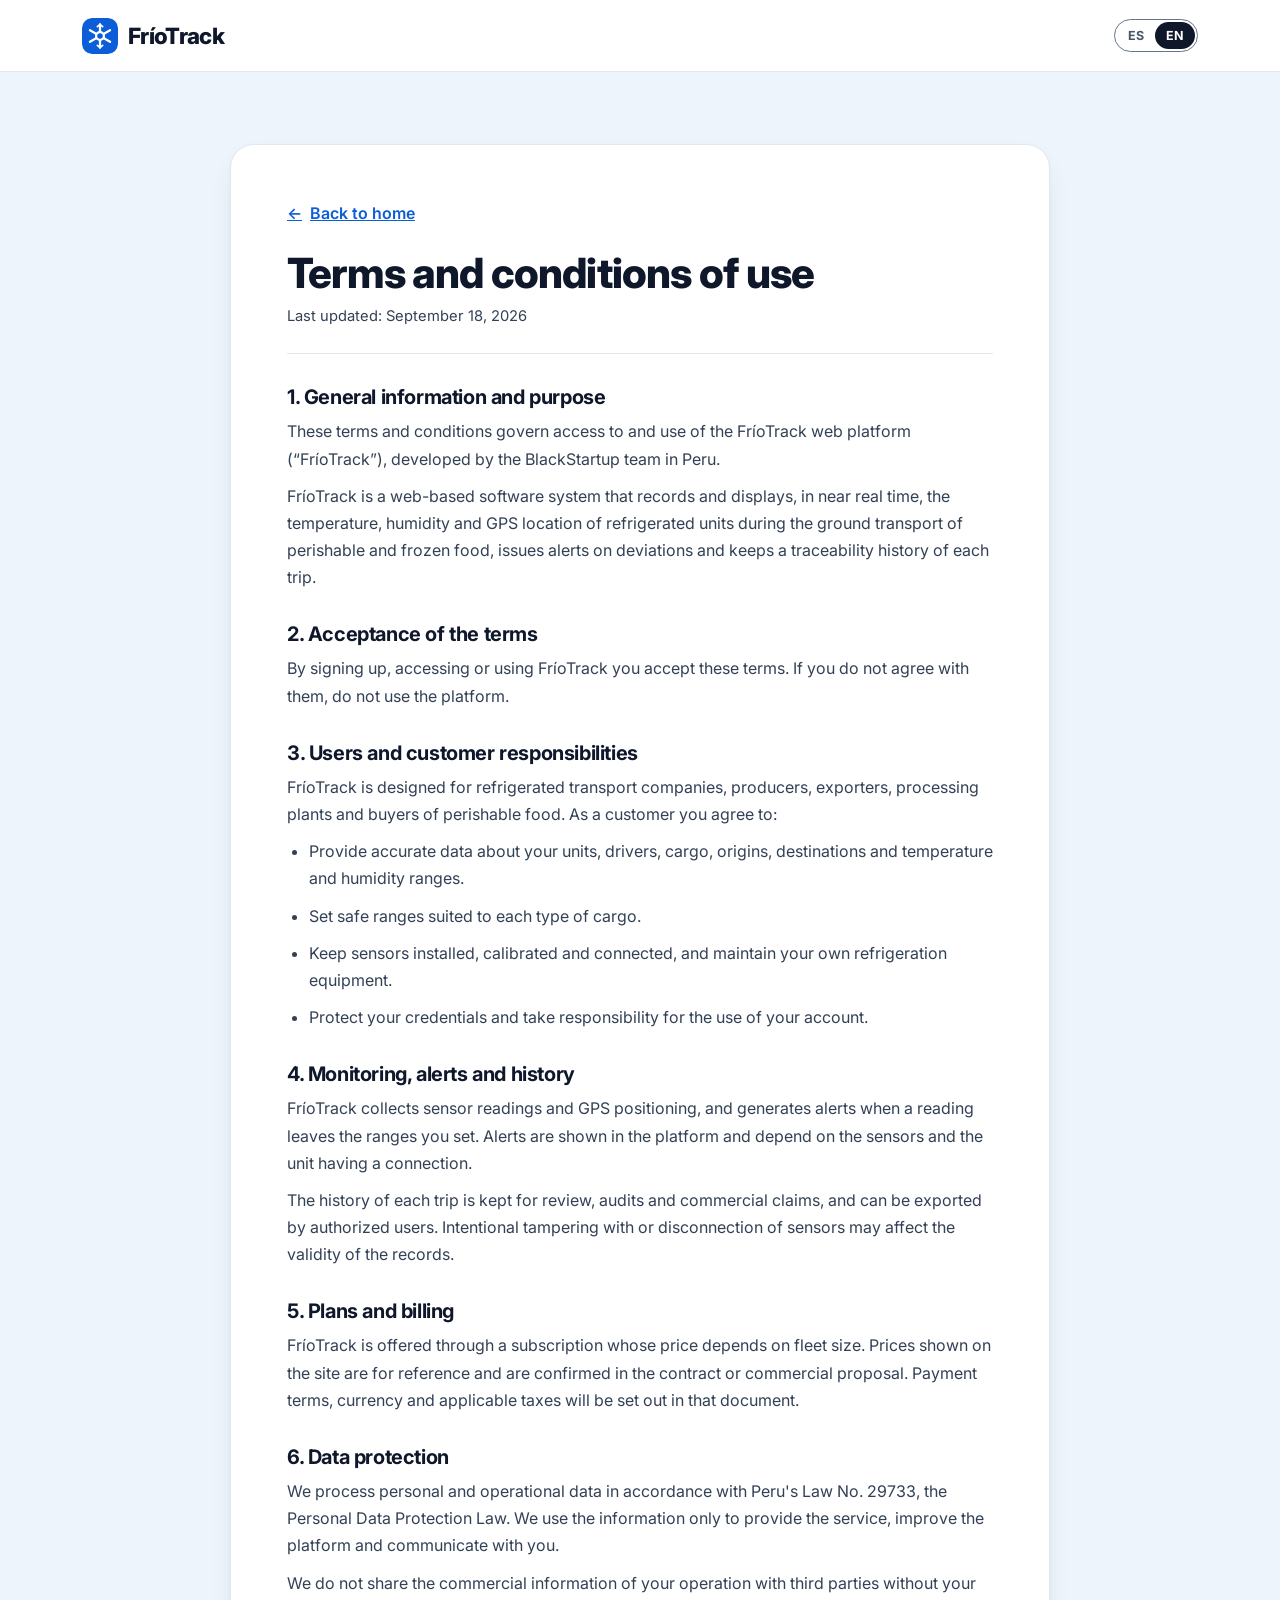
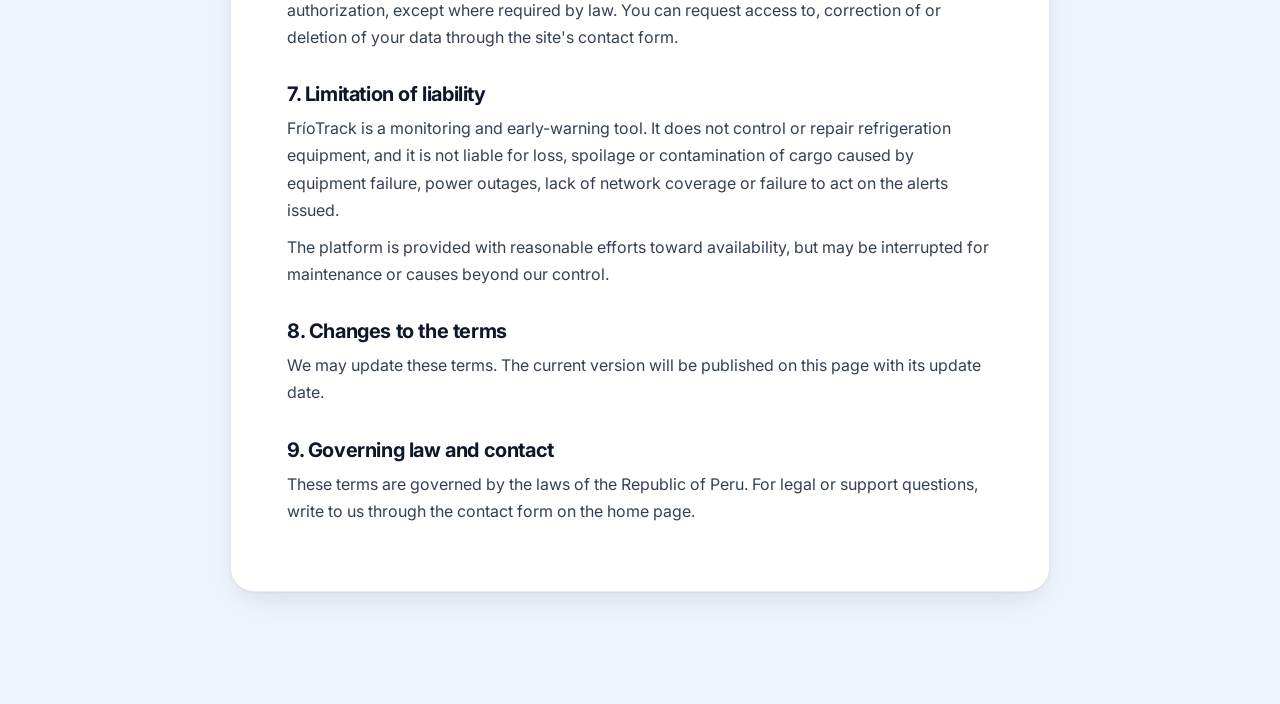
<file: Terms-and-Condition.html>
<!DOCTYPE html>
<html lang="en-US" data-title-key="terms_meta_title" data-has-desc="no">
<head>
    <meta charset="UTF-8">
    <meta name="viewport" content="width=device-width, initial-scale=1.0">
    <title>Términos y condiciones | FríoTrack</title>
    <meta name="description" content="Términos y condiciones de uso de la plataforma FríoTrack.">
    <link rel="icon" type="image/svg+xml" href="assets/images/logo.svg">
    <link rel="preconnect" href="https://fonts.googleapis.com">
    <link rel="preconnect" href="https://fonts.gstatic.com" crossorigin>
    <link href="https://fonts.googleapis.com/css2?family=Inter:wght@400;500;600;700;800&display=swap" rel="stylesheet">
    <link rel="stylesheet" href="assets/css/styles.css">
</head>
<body>
    <!-- Borrador informativo: revisar con asesoría legal antes de publicar. -->
    <header class="site-header">
        <div class="wrap header-inner">
            <a class="brand" href="index.html">
                <img src="assets/images/logo.svg" alt="" width="36" height="36">
                <span class="brand-name">FríoTrack</span>
            </a>
            <div class="header-controls">
                <div class="lang-toggle" role="group" data-i18n-aria="lang_label" aria-label="Idioma">
                    <button type="button" data-lang="es" aria-pressed="true">ES</button>
                    <button type="button" data-lang="en" aria-pressed="false">EN</button>
                </div>
            </div>
        </div>
    </header>

    <main class="legal">
        <div class="wrap">
            <article class="legal-card">
                <a class="legal-back" href="index.html">&larr; <span data-i18n="terms_back">Volver al inicio</span></a>
<div data-lang-block="es">
<h1>Términos y condiciones de uso</h1>
<p class="legal-meta">Última actualización: 18 de septiembre de 2026</p>
<section><h2>1. Información general y objeto</h2>
<p>Estos términos y condiciones regulan el acceso y el uso de la plataforma web FríoTrack (en adelante, «FríoTrack»), desarrollada por el equipo BlackStartup en el Perú.</p>
<p>FríoTrack es un sistema de software basado en la web que registra y muestra, en tiempo casi real, la temperatura, la humedad y la ubicación GPS de unidades refrigeradas durante el transporte terrestre de alimentos perecibles y congelados, emite alertas ante desviaciones y conserva un historial de trazabilidad de cada viaje.</p>
</section>
<section><h2>2. Aceptación de los términos</h2>
<p>Al registrarte, acceder o usar FríoTrack aceptas estos términos. Si no estás de acuerdo con ellos, no uses la plataforma.</p>
</section>
<section><h2>3. Usuarios y responsabilidades del cliente</h2>
<p>FríoTrack está pensada para empresas de transporte refrigerado, productores, exportadores, plantas de procesamiento y compradores de alimentos perecibles. Como cliente te comprometes a:</p>
<ul><li>Proporcionar datos veraces sobre tus unidades, conductores, cargas, orígenes, destinos y rangos de temperatura y humedad.</li><li>Configurar rangos seguros adecuados para cada tipo de carga.</li><li>Mantener los sensores instalados, calibrados y conectados; y dar mantenimiento a tus propios equipos de refrigeración.</li><li>Proteger tus credenciales y responder por el uso que se haga de tu cuenta.</li></ul>
</section>
<section><h2>4. Monitoreo, alertas e historial</h2>
<p>FríoTrack recopila lecturas de sensores y del posicionamiento GPS, y genera alertas cuando una lectura sale de los rangos que configuraste. Las alertas se muestran en la plataforma y dependen de que los sensores y la unidad tengan conexión.</p>
<p>El historial de cada viaje se conserva para consultas, auditorías y reclamos comerciales, y puede exportarse por los usuarios autorizados. La manipulación o desconexión intencional de los sensores puede afectar la validez de los registros.</p>
</section>
<section><h2>5. Planes y facturación</h2>
<p>FríoTrack se ofrece mediante una suscripción cuyo precio depende del tamaño de la flota. Los precios mostrados en el sitio son referenciales y se confirman en el contrato o la propuesta comercial. Las condiciones de pago, la moneda y los impuestos aplicables se detallarán en ese documento.</p>
</section>
<section data-anchor="datos"><h2>6. Protección de datos</h2>
<p>Tratamos los datos personales y de operación de acuerdo con la Ley N.° 29733, Ley de Protección de Datos Personales del Perú. Usamos la información únicamente para prestar el servicio, mejorar la plataforma y comunicarnos contigo.</p>
<p>No compartimos información comercial de tu operación con terceros sin tu autorización, salvo obligación legal. Puedes solicitar acceso, rectificación o eliminación de tus datos a través del formulario de contacto del sitio.</p>
</section>
<section><h2>7. Limitación de responsabilidad</h2>
<p>FríoTrack es una herramienta de monitoreo y alerta temprana. No controla ni repara los equipos de refrigeración, y no se hace responsable por la pérdida, el deterioro o la contaminación de la carga causados por fallas de los equipos, cortes de energía, falta de cobertura de red o por no atender las alertas emitidas.</p>
<p>La plataforma se ofrece con esfuerzos razonables de disponibilidad, pero puede sufrir interrupciones por mantenimiento o causas ajenas a nuestro control.</p>
</section>
<section><h2>8. Cambios en los términos</h2>
<p>Podemos actualizar estos términos. Publicaremos la versión vigente en esta página con su fecha de actualización.</p>
</section>
<section><h2>9. Ley aplicable y contacto</h2>
<p>Estos términos se rigen por las leyes de la República del Perú. Para consultas legales o de soporte, escríbenos desde el formulario de contacto de la página principal.</p>
</section>
</div>
<div data-lang-block="en" hidden>
<h1>Terms and conditions of use</h1>
<p class="legal-meta">Last updated: September 18, 2026</p>
<section><h2>1. General information and purpose</h2>
<p>These terms and conditions govern access to and use of the FríoTrack web platform (“FríoTrack”), developed by the BlackStartup team in Peru.</p>
<p>FríoTrack is a web-based software system that records and displays, in near real time, the temperature, humidity and GPS location of refrigerated units during the ground transport of perishable and frozen food, issues alerts on deviations and keeps a traceability history of each trip.</p>
</section>
<section><h2>2. Acceptance of the terms</h2>
<p>By signing up, accessing or using FríoTrack you accept these terms. If you do not agree with them, do not use the platform.</p>
</section>
<section><h2>3. Users and customer responsibilities</h2>
<p>FríoTrack is designed for refrigerated transport companies, producers, exporters, processing plants and buyers of perishable food. As a customer you agree to:</p>
<ul><li>Provide accurate data about your units, drivers, cargo, origins, destinations and temperature and humidity ranges.</li><li>Set safe ranges suited to each type of cargo.</li><li>Keep sensors installed, calibrated and connected, and maintain your own refrigeration equipment.</li><li>Protect your credentials and take responsibility for the use of your account.</li></ul>
</section>
<section><h2>4. Monitoring, alerts and history</h2>
<p>FríoTrack collects sensor readings and GPS positioning, and generates alerts when a reading leaves the ranges you set. Alerts are shown in the platform and depend on the sensors and the unit having a connection.</p>
<p>The history of each trip is kept for review, audits and commercial claims, and can be exported by authorized users. Intentional tampering with or disconnection of sensors may affect the validity of the records.</p>
</section>
<section><h2>5. Plans and billing</h2>
<p>FríoTrack is offered through a subscription whose price depends on fleet size. Prices shown on the site are for reference and are confirmed in the contract or commercial proposal. Payment terms, currency and applicable taxes will be set out in that document.</p>
</section>
<section data-anchor="datos"><h2>6. Data protection</h2>
<p>We process personal and operational data in accordance with Peru's Law No. 29733, the Personal Data Protection Law. We use the information only to provide the service, improve the platform and communicate with you.</p>
<p>We do not share the commercial information of your operation with third parties without your authorization, except where required by law. You can request access to, correction of or deletion of your data through the site's contact form.</p>
</section>
<section><h2>7. Limitation of liability</h2>
<p>FríoTrack is a monitoring and early-warning tool. It does not control or repair refrigeration equipment, and it is not liable for loss, spoilage or contamination of cargo caused by equipment failure, power outages, lack of network coverage or failure to act on the alerts issued.</p>
<p>The platform is provided with reasonable efforts toward availability, but may be interrupted for maintenance or causes beyond our control.</p>
</section>
<section><h2>8. Changes to the terms</h2>
<p>We may update these terms. The current version will be published on this page with its update date.</p>
</section>
<section><h2>9. Governing law and contact</h2>
<p>These terms are governed by the laws of the Republic of Peru. For legal or support questions, write to us through the contact form on the home page.</p>
</section>
</div>
            </article>
        </div>
    </main>

    <script src="i18n/es.js"></script>
    <script src="i18n/en.js"></script>
    <script src="assets/js/i18n.js"></script>
</body>
</html>
</file>
<file: assets/css/styles.css>
/* ==========================================================================
   FríoTrack — hoja de estilos (rediseño)
   Los tokens de color, tipografía y radios siguen la guía de estilo del
   Capítulo IV (sección 4.1); aquí se combinan en un sistema "frío": fondos
   de noche polar, superficies de hielo y acentos azul / teal.
   Orden: tokens · base · botones · cabecera · secciones · responsive.
   ========================================================================== */

:root {
    /* Color (guía 4.1) */
    --ink: #0F172A;          /* texto y superficies oscuras */
    --ink-2: #1E293B;
    --night: #06132B;        /* fondo de héroe y secciones oscuras */
    --night-2: #0A2247;
    --frost: #F8FAFC;
    --ice: #EEF4FC;          /* fondo alterno "hielo" */
    --tint: #EAF2FE;
    --paper: #FFFFFF;
    --glacier: #0B5ED7;      /* acción principal (Primary Blue) */
    --glacier-dark: #084BAE;
    --glacier-soft: #00B4A6; /* acento (Cold Teal) */
    --aqua: #5EEAD4;         /* teal claro para texto sobre fondo oscuro */
    --sky: #7DB4FF;          /* azul claro para texto sobre fondo oscuro */
    --mist: #E2E8F0;
    --mist-strong: #64748B;
    --slate: #64748B;
    --slate-dark: #475569;
    --alert: #B42318;
    --alert-fill: #E63946;
    --alert-tint: #FDECEE;
    --ok: #146C36;
    --ok-fill: #22A05A;
    --ok-tint: #E7F6EC;
    --on-dark: #CBD5E1;
    --line: #CBD5E1;

    /* Tipografía */
    --font: 'Inter', 'Segoe UI', system-ui, -apple-system, sans-serif;

    /* Layout */
    --header-h: 72px;
    --wrap: 1180px;
    --r-sm: 8px;
    --r-md: 12px;
    --r-lg: 20px;
    --sh-card: 0 1px 2px rgba(15, 23, 42, .05), 0 12px 32px -12px rgba(15, 23, 42, .14);
    --sh-pop: 0 30px 70px -28px rgba(2, 8, 23, .7);
}

*, *::before, *::after { box-sizing: border-box; margin: 0; padding: 0; }
html { scroll-behavior: smooth; scroll-padding-top: calc(var(--header-h) + 8px); -webkit-text-size-adjust: 100%; }
body { font-family: var(--font); font-size: 1rem; line-height: 1.6; color: var(--ink); background: var(--paper); -webkit-font-smoothing: antialiased; overflow-x: hidden; }
[hidden] { display: none !important; }
img, svg { display: block; max-width: 100%; }
a { color: inherit; text-decoration: none; }
ul, ol { list-style: none; }
button, input, select { font: inherit; color: inherit; }
button { cursor: pointer; }
h1, h2, h3 { line-height: 1.1; letter-spacing: -0.02em; text-wrap: balance; }

:focus-visible { outline: 3px solid var(--glacier); outline-offset: 3px; border-radius: 4px; }
.hero :focus-visible, .features :focus-visible, .corridors :focus-visible, .goals :focus-visible, .contact-copy :focus-visible,
.plan-featured :focus-visible, .site-footer :focus-visible, body.has-hero .site-header:not(.is-scrolled):not(.menu-open) :focus-visible { outline-color: #fff; }

.skip-link { position: absolute; left: 16px; top: -60px; z-index: 3000; background: var(--ink); color: #fff; padding: 10px 16px; border-radius: var(--r-sm); transition: top .2s; }
.skip-link:focus { top: 12px; }

.wrap { width: 100%; max-width: var(--wrap); margin-inline: auto; padding-inline: 16px; }
@media (min-width: 768px) { .wrap { padding-inline: 24px; } }
@media (min-width: 1024px) { .wrap { padding-inline: 32px; } }

.icon { width: 1.25em; height: 1.25em; flex: none; fill: none; stroke: currentColor; stroke-width: 2; stroke-linecap: round; stroke-linejoin: round; }
.icon-lg { width: 32px; height: 32px; margin-bottom: 18px; }

/* Aparición al desplazarse (solo si hay JS; sin JS todo se ve) */
.js .reveal { opacity: 0; transform: translateY(18px); transition: opacity .6s ease, transform .6s cubic-bezier(.2, .7, .2, 1); }
.js .reveal.in { opacity: 1; transform: none; }

/* --------------------------------------------------------------------------
   Botones
   -------------------------------------------------------------------------- */
.btn {
    display: inline-flex; align-items: center; justify-content: center; gap: 10px;
    padding: 11px 20px; border-radius: 10px; border: 2px solid transparent;
    font-weight: 600; font-size: .95rem; line-height: 1.2; text-align: center;
    transition: background-color .2s, color .2s, border-color .2s, box-shadow .2s, transform .2s;
}
.btn:active { transform: translateY(1px); }
.btn-primary { background: var(--glacier); color: #fff; box-shadow: 0 8px 20px -10px rgba(11, 94, 215, .8); }
.btn-primary:hover { background: var(--glacier-dark); }
.btn-outline { background: transparent; color: var(--glacier); border-color: var(--glacier); }
.btn-outline:hover { background: var(--glacier); color: #fff; }
.btn-ghost { background: transparent; color: var(--ink); }
.btn-ghost:hover { background: rgba(15, 23, 42, .06); }
.btn-light { background: #fff; color: var(--ink); }
.btn-light:hover { background: var(--tint); }
.btn-glass { background: rgba(255, 255, 255, .06); color: #fff; border-color: rgba(255, 255, 255, .35); }
.btn-glass:hover { background: rgba(255, 255, 255, .14); border-color: #fff; }
.btn-lg { padding: 15px 26px; font-size: 1rem; }
.btn-block { width: 100%; padding: 14px; margin-top: 8px; }

/* --------------------------------------------------------------------------
   Cabecera
   -------------------------------------------------------------------------- */
.site-header {
    position: sticky; top: 0; z-index: 1000; height: var(--header-h);
    background: rgba(255, 255, 255, .92); backdrop-filter: blur(14px) saturate(1.4);
    border-bottom: 1px solid var(--mist);
    transition: background-color .3s, border-color .3s, box-shadow .3s;
}
.header-inner { display: flex; align-items: center; justify-content: space-between; gap: 16px; height: 100%; }
.brand { display: inline-flex; align-items: center; gap: 10px; flex-shrink: 0; }
.brand img { width: 36px; height: 36px; border-radius: 10px; flex-shrink: 0; }
.brand-name { font-weight: 800; font-size: 1.4rem; letter-spacing: -0.03em; color: var(--ink); transition: color .3s; }
.header-right { display: flex; align-items: center; gap: 20px; margin-left: auto; }
.main-nav { display: flex; gap: 6px; white-space: nowrap; font-size: .9rem; font-weight: 500; color: var(--slate-dark); }
.main-nav a { position: relative; padding: 8px 12px; border-radius: 999px; transition: color .2s, background-color .2s; }
.main-nav a:hover { color: var(--ink); background: rgba(15, 23, 42, .06); }
.main-nav a.is-active { color: var(--glacier); }
.nav-actions { display: flex; align-items: center; gap: 8px; }
.nav-actions .btn { padding: 9px 16px; white-space: nowrap; }
.header-controls { display: flex; align-items: center; gap: 12px; }
.lang-toggle { display: inline-flex; border: 1px solid var(--mist-strong); border-radius: 999px; padding: 2px; transition: border-color .3s; }
.lang-toggle button { border: 0; background: transparent; padding: 4px 11px; border-radius: 999px; font-size: .78rem; font-weight: 700; color: var(--slate-dark); transition: background-color .2s, color .2s; }
.lang-toggle button[aria-pressed="true"] { background: var(--ink); color: #fff; }

.hamburger { display: none; flex-direction: column; justify-content: space-between; width: 26px; height: 19px; background: transparent; border: 0; padding: 0; }
.hamburger span { display: block; height: 2.5px; width: 100%; background: var(--ink); border-radius: 3px; transition: transform .3s, opacity .3s, background-color .3s; }
.hamburger.active span:nth-child(1) { transform: translateY(8px) rotate(45deg); }
.hamburger.active span:nth-child(2) { opacity: 0; }
.hamburger.active span:nth-child(3) { transform: translateY(-8px) rotate(-45deg); }

/* Sobre el héroe oscuro la cabecera es transparente y con letras claras */
body.has-hero .site-header:not(.is-scrolled):not(.menu-open) { background: transparent; border-bottom-color: transparent; backdrop-filter: none; }
body.has-hero .site-header:not(.is-scrolled):not(.menu-open) .brand-name { color: #fff; }
body.has-hero .site-header:not(.is-scrolled):not(.menu-open) .main-nav { color: var(--on-dark); }
body.has-hero .site-header:not(.is-scrolled):not(.menu-open) .main-nav a:hover { color: #fff; background: rgba(255, 255, 255, .1); }
body.has-hero .site-header:not(.is-scrolled):not(.menu-open) .main-nav a.is-active { color: var(--aqua); }
body.has-hero .site-header:not(.is-scrolled):not(.menu-open) .btn-ghost { color: #fff; }
body.has-hero .site-header:not(.is-scrolled):not(.menu-open) .btn-ghost:hover { background: rgba(255, 255, 255, .12); }
body.has-hero .site-header:not(.is-scrolled):not(.menu-open) .lang-toggle { border-color: rgba(255, 255, 255, .45); }
body.has-hero .site-header:not(.is-scrolled):not(.menu-open) .lang-toggle button { color: var(--on-dark); }
body.has-hero .site-header:not(.is-scrolled):not(.menu-open) .lang-toggle button[aria-pressed="true"] { background: #fff; color: var(--ink); }
body.has-hero .site-header:not(.is-scrolled):not(.menu-open) .hamburger span { background: #fff; }
body.has-hero .site-header.is-scrolled { box-shadow: 0 8px 24px -16px rgba(15, 23, 42, .35); }

/* --------------------------------------------------------------------------
   Secciones
   -------------------------------------------------------------------------- */
.section { position: relative; padding: clamp(72px, 9vw, 120px) 0; }
.problem, .steps, .pricing { background: var(--ice); }
.about, .segments, .team { background: var(--paper); }
.features, .goals { background: var(--night); color: #fff; }
.corridors { background: var(--ice); }

.section-head { max-width: 700px; margin-bottom: clamp(36px, 5vw, 60px); }
.section-head.center { margin-inline: auto; text-align: center; }
.section-head.center .lead { margin-inline: auto; }
.section h2 { font-size: clamp(2rem, 4vw, 3.1rem); font-weight: 800; letter-spacing: -0.03em; margin-bottom: 16px; }
.section h3 { font-size: 1.15rem; font-weight: 700; }
.lead { font-size: 1.125rem; color: var(--slate-dark); max-width: 62ch; }
.features .lead, .goals .lead, .contact .lead { color: var(--on-dark); }
.lbl { display: block; font-size: .82rem; font-weight: 600; color: var(--slate-dark); }

.eyebrow { display: inline-flex; align-items: center; gap: 10px; margin-bottom: 16px; font-size: .78rem; font-weight: 700; letter-spacing: .14em; text-transform: uppercase; color: var(--glacier); }
.features .eyebrow, .goals .eyebrow, .corridors .eyebrow-dark, .contact .eyebrow { color: var(--aqua); }
.grad { background: linear-gradient(95deg, var(--aqua) 0%, var(--sky) 100%); -webkit-background-clip: text; background-clip: text; color: transparent; }

/* --------------------------------------------------------------------------
   Héroe
   -------------------------------------------------------------------------- */
.hero {
    position: relative; overflow: hidden; color: #fff;
    margin-top: calc(var(--header-h) * -1);
    padding: calc(var(--header-h) + clamp(48px, 7vw, 96px)) 0 clamp(72px, 9vw, 120px);
    background: radial-gradient(120% 90% at 85% 0%, #0E3B86 0%, rgba(14, 59, 134, 0) 55%), linear-gradient(180deg, var(--night) 0%, var(--night-2) 100%);
}
.hero-bg { position: absolute; inset: 0; pointer-events: none; }
.orb { position: absolute; border-radius: 50%; filter: blur(70px); opacity: .55; }
.orb-a { width: 520px; height: 520px; right: -120px; top: -120px; background: radial-gradient(circle, rgba(0, 180, 166, .75), rgba(0, 180, 166, 0) 70%); }
.orb-b { width: 480px; height: 480px; left: -160px; bottom: -200px; background: radial-gradient(circle, rgba(11, 94, 215, .8), rgba(11, 94, 215, 0) 70%); }
.frost-grid {
    position: absolute; inset: 0; opacity: .5;
    background-image: linear-gradient(rgba(148, 197, 255, .07) 1px, transparent 1px), linear-gradient(90deg, rgba(148, 197, 255, .07) 1px, transparent 1px);
    background-size: 56px 56px;
    -webkit-mask-image: radial-gradient(80% 70% at 50% 40%, #000 30%, transparent 100%); mask-image: radial-gradient(80% 70% at 50% 40%, #000 30%, transparent 100%);
}
.hero-grid { position: relative; display: grid; grid-template-columns: minmax(0, 1.08fr) minmax(0, 1fr); gap: clamp(32px, 5vw, 72px); align-items: center; }
.eyebrow-live { padding: 7px 14px 7px 12px; border: 1px solid rgba(255, 255, 255, .18); border-radius: 999px; background: rgba(255, 255, 255, .06); color: var(--on-dark); letter-spacing: .1em; }
.live-dot { width: 8px; height: 8px; border-radius: 50%; background: var(--aqua); box-shadow: 0 0 0 0 rgba(94, 234, 212, .6); animation: live 2s infinite; }
@keyframes live { 70% { box-shadow: 0 0 0 8px rgba(94, 234, 212, 0); } 100% { box-shadow: 0 0 0 0 rgba(94, 234, 212, 0); } }
.hero h1 { font-size: clamp(2.5rem, 4.8vw, 4rem); font-weight: 800; letter-spacing: -0.035em; line-height: 1.02; margin-bottom: 24px; }
.hero .lead { color: var(--on-dark); font-size: clamp(1.05rem, 1.5vw, 1.2rem); margin-bottom: 32px; }
.hero-actions { display: flex; flex-wrap: wrap; gap: 12px; margin-bottom: 32px; }
.hero-points { display: grid; gap: 12px; margin-bottom: 28px; padding-top: 28px; border-top: 1px solid rgba(255, 255, 255, .12); }
.hero-points li { display: flex; align-items: center; gap: 12px; font-weight: 500; }
.hero-points .icon { width: 34px; height: 34px; padding: 8px; border-radius: 10px; background: rgba(94, 234, 212, .12); color: var(--aqua); }
.hero-note { font-size: .9rem; color: var(--on-dark); max-width: 50ch; opacity: .9; }

/* Panel de simulación */
.sim-wrap { position: relative; }
.sim-wrap::before { content: ''; position: absolute; inset: 6% -4% -6% 6%; border-radius: 28px; background: linear-gradient(140deg, rgba(94, 234, 212, .35), rgba(125, 180, 255, .25)); filter: blur(40px); opacity: .55; }
.sim {
    position: relative; color: var(--ink); background: var(--paper);
    border: 1px solid rgba(255, 255, 255, .5); border-radius: 22px;
    padding: clamp(18px, 2.4vw, 26px); box-shadow: var(--sh-pop);
}
.sim-bar { display: flex; gap: 6px; margin-bottom: 16px; }
.sim-bar span { width: 10px; height: 10px; border-radius: 50%; background: var(--mist); }
.sim-head { display: flex; justify-content: space-between; align-items: flex-start; gap: 12px; margin-bottom: 18px; }
.sim-unit { display: flex; align-items: center; gap: 8px; font-weight: 700; font-size: 1.05rem; }
.pulse { width: 10px; height: 10px; border-radius: 50%; background: var(--ok-fill); box-shadow: 0 0 0 0 rgba(34, 160, 90, .5); animation: pulse 2s infinite; }
.sim[data-state="bad"] .pulse { background: var(--alert-fill); box-shadow: 0 0 0 0 rgba(230, 57, 70, .5); }
@keyframes pulse { 70% { box-shadow: 0 0 0 9px rgba(34, 160, 90, 0); } 100% { box-shadow: 0 0 0 0 rgba(34, 160, 90, 0); } }
.sim-meta { display: flex; flex-wrap: wrap; align-items: center; gap: 8px 12px; margin-top: 8px; font-size: .88rem; color: var(--slate-dark); }
.sim-route { display: inline-flex; align-items: center; gap: 4px; }
.chip { display: inline-block; padding: 2px 10px; border-radius: 999px; background: var(--tint); border: 1px solid var(--mist); font-weight: 600; color: var(--ink); font-size: .82rem; }
.sim-badge { flex: none; font-size: .75rem; font-weight: 700; color: var(--slate-dark); border: 1px dashed var(--mist-strong); border-radius: 6px; padding: 3px 8px; }

.sim-readouts { display: flex; align-items: flex-end; flex-wrap: wrap; gap: 8px 32px; margin-bottom: 8px; }
.readout { display: block; font-weight: 800; font-size: clamp(2.6rem, 4.6vw, 3.6rem); line-height: 1; letter-spacing: -0.04em; font-variant-numeric: tabular-nums; transition: color .3s; }
.readout-sm { font-size: 1.6rem; color: var(--slate-dark); letter-spacing: -0.02em; }
.sim[data-state="bad"] #simTemp { color: var(--alert); }
.sim-status { margin-left: auto; align-self: center; }
.status-pill { display: inline-flex; align-items: center; gap: 6px; padding: 5px 12px; border-radius: 999px; font-size: .85rem; font-weight: 700; background: var(--ok-tint); color: var(--ok); }
.sim[data-state="bad"] .status-pill { background: var(--alert-tint); color: var(--alert); }

.sim-chart svg { width: 100%; height: auto; overflow: visible; }
.sim-chart .band { fill: var(--ok-tint); }
.sim-chart .grid { stroke: var(--mist); stroke-width: 1; }
.sim-chart .tick, .sim-chart .band-label { fill: var(--slate-dark); font-size: 11px; font-family: var(--font); }
.sim-chart .band-label { fill: var(--ok); font-weight: 600; }
.sim-chart .line { fill: none; stroke-width: 2.6; stroke-linejoin: round; stroke-linecap: round; }
.sim-chart .line-in { stroke: var(--glacier); }
.sim-chart .line-out { stroke: var(--alert-fill); }
.sim-chart .head { fill: var(--glacier); stroke: #fff; stroke-width: 2.5; transition: fill .3s; }
.sim[data-state="bad"] .sim-chart .head { fill: var(--alert-fill); }

.sim-alert { min-height: 92px; margin: 10px 0 16px; padding: 14px 16px; border-radius: var(--r-md); background: var(--tint); color: var(--slate-dark); font-size: .92rem; display: flex; align-items: center; }
.sim-alert.is-alert { background: var(--alert-tint); color: var(--ink); border-left: 5px solid var(--alert); align-items: flex-start; }
.sim-alert.is-ok { background: var(--ok-tint); color: var(--ink); border-left: 5px solid var(--ok); align-items: flex-start; }
.sim-alert .alert-body { display: grid; gap: 4px; }
.sim-alert strong { font-size: 1rem; display: inline-flex; align-items: center; gap: 8px; }
.sim-alert.is-alert strong { color: var(--alert); }
.sim-alert.is-ok strong { color: var(--ok); }
.sim-alert.enter { animation: alertIn .35s ease-out; }
@keyframes alertIn { from { opacity: 0; transform: translateY(-8px); } to { opacity: 1; transform: none; } }

.sim-foot { display: flex; align-items: center; flex-wrap: wrap; gap: 10px 16px; }
.btn-sim { background: var(--ink); color: #fff; padding: 10px 16px; font-size: .9rem; }
.btn-sim:hover { background: var(--ink-2); }
.sim[data-state="bad"] .btn-sim { background: var(--glacier); }
.sim-note { font-size: .8rem; color: var(--slate-dark); }

/* --------------------------------------------------------------------------
   Franja de cargas
   -------------------------------------------------------------------------- */
.strip { padding: 34px 0 38px; background: var(--paper); border-bottom: 1px solid var(--mist); }
.strip-title { margin-bottom: 18px; font-size: .78rem; font-weight: 700; letter-spacing: .14em; text-transform: uppercase; color: var(--slate-dark); text-align: center; }
.marquee { display: flex; overflow: hidden; -webkit-mask-image: linear-gradient(90deg, transparent, #000 10%, #000 90%, transparent); mask-image: linear-gradient(90deg, transparent, #000 10%, #000 90%, transparent); }
.marquee-track { display: flex; flex: none; gap: 12px; padding-right: 12px; min-width: 100%; justify-content: space-around; animation: marquee 38s linear infinite; }
.marquee-track li { flex: none; padding: 9px 20px; border: 1px solid var(--mist); border-radius: 999px; background: var(--frost); font-weight: 600; font-size: .95rem; color: var(--ink); white-space: nowrap; }
@keyframes marquee { to { transform: translateX(-100%); } }

/* --------------------------------------------------------------------------
   Problema
   -------------------------------------------------------------------------- */
.problem-head { display: grid; grid-template-columns: 1.4fr 1fr; gap: clamp(24px, 5vw, 72px); align-items: end; margin-bottom: clamp(40px, 5vw, 64px); }
.problem-head h2 { margin-bottom: 0; }
.problem-head .lead { max-width: none; }

.facts { display: grid; grid-template-columns: repeat(3, 1fr); gap: 20px; margin-bottom: 20px; }
.fact { position: relative; overflow: hidden; background: var(--paper); border: 1px solid var(--mist); border-radius: var(--r-lg); padding: 28px 28px 30px; box-shadow: var(--sh-card); }
.fact::before { content: ''; position: absolute; left: 0; top: 0; width: 100%; height: 4px; background: linear-gradient(90deg, var(--glacier), var(--glacier-soft)); }
.fact dt { font-weight: 800; font-size: clamp(2rem, 3.4vw, 2.8rem); line-height: 1.05; letter-spacing: -0.04em; margin-bottom: 10px; color: var(--glacier); }
.fact dd { color: var(--slate-dark); font-size: .98rem; }

.compare { display: grid; grid-template-columns: 1fr 1fr; gap: 20px; }
.compare-col { position: relative; overflow: hidden; border-radius: var(--r-lg); padding: clamp(26px, 3.4vw, 40px); }
.compare-col h3 { font-size: 1.35rem; margin-bottom: 20px; }
.compare-col li { display: flex; gap: 12px; align-items: flex-start; margin-bottom: 14px; }
.compare-col li:last-child { margin-bottom: 0; }
.compare-col .icon { margin-top: 3px; }
.compare-today { background: var(--paper); border: 1px dashed var(--line); color: var(--slate-dark); }
.compare-today h3 { color: var(--ink); }
.compare-today .icon { padding: 3px; width: 1.5em; height: 1.5em; border-radius: 50%; background: var(--alert-tint); color: var(--alert); }
.compare-ft { background: linear-gradient(150deg, var(--night) 0%, #0B2A5E 100%); color: #fff; box-shadow: 0 30px 60px -30px rgba(6, 19, 43, .7); }
.compare-ft .icon { padding: 3px; width: 1.5em; height: 1.5em; border-radius: 50%; background: rgba(94, 234, 212, .16); color: var(--aqua); }
.compare-art { position: absolute; left: 0; right: 0; bottom: 0; width: 100%; height: 34%; color: rgba(94, 234, 212, .13); pointer-events: none; }
.compare-ft > *:not(.compare-art) { position: relative; }
.sources { margin-top: 22px; font-size: .82rem; color: var(--slate-dark); }

/* --------------------------------------------------------------------------
   Quiénes somos
   -------------------------------------------------------------------------- */
.about-grid { display: grid; grid-template-columns: 5fr 6fr; gap: clamp(32px, 6vw, 88px); align-items: center; }
.about-copy p:not(.eyebrow) { font-size: 1.1rem; color: var(--slate-dark); margin-bottom: 16px; max-width: 52ch; }
.about-copy h2 { margin-bottom: 22px; }
.about-statements { display: grid; gap: 20px; }
.statement { display: grid; grid-template-columns: auto 1fr; gap: 6px 22px; padding: clamp(24px, 3vw, 34px); border: 1px solid var(--mist); border-radius: var(--r-lg); background: linear-gradient(180deg, var(--paper), var(--frost)); box-shadow: var(--sh-card); }
.statement-icon { grid-row: span 2; display: flex; align-items: center; justify-content: center; width: 52px; height: 52px; border-radius: 14px; background: var(--tint); color: var(--glacier); }
.statement-icon .icon { width: 26px; height: 26px; }
.statement h3 { font-size: 1.45rem; align-self: end; }
.statement p { grid-column: 2; font-size: 1.05rem; line-height: 1.6; color: var(--slate-dark); }

/* --------------------------------------------------------------------------
   Lo que hacemos (bento con mini-interfaces)
   -------------------------------------------------------------------------- */
.features { overflow: hidden; }
.features::before { content: ''; position: absolute; inset: -20% -10% auto auto; width: 620px; height: 620px; background: radial-gradient(circle, rgba(0, 180, 166, .22), rgba(0, 180, 166, 0) 70%); pointer-events: none; }
.features > .wrap { position: relative; }
.bento { display: grid; grid-template-columns: repeat(6, 1fr); gap: 16px; }
.tile { position: relative; overflow: hidden; display: flex; flex-direction: column; background: rgba(255, 255, 255, .045); border: 1px solid rgba(255, 255, 255, .1); border-radius: var(--r-lg); padding: clamp(22px, 2.6vw, 30px); transition: border-color .3s, background-color .3s, transform .3s; }
.tile:hover { border-color: rgba(94, 234, 212, .45); background: rgba(255, 255, 255, .07); }
.tile-icon { display: inline-flex; align-items: center; justify-content: center; width: 44px; height: 44px; margin-bottom: 18px; border-radius: 12px; background: rgba(94, 234, 212, .12); color: var(--aqua); }
.tile-icon .icon { width: 22px; height: 22px; }
.tile h3 { font-size: 1.2rem; margin-bottom: 8px; color: #fff; }
.tile p { color: var(--on-dark); font-size: .96rem; max-width: 46ch; }
.tile .viz { margin-top: auto; }
.tile > p { margin-bottom: 24px; }
.tile-dash .tile-copy p { margin-bottom: 0; }
.tile-dash { grid-column: span 4; display: grid; grid-template-columns: 1fr 1.15fr; gap: 24px 32px; align-items: center; padding: clamp(24px, 3.4vw, 40px); background: linear-gradient(140deg, rgba(11, 94, 215, .35), rgba(255, 255, 255, .04) 60%); }
.tile-dash .tile-copy p { max-width: 40ch; }
.tile-dash h3 { font-size: clamp(1.4rem, 2.4vw, 1.9rem); }
.tile-alert { grid-column: span 2; background: linear-gradient(160deg, rgba(230, 57, 70, .2), rgba(255, 255, 255, .04) 60%); }
.tile-alert .tile-icon { background: rgba(230, 57, 70, .2); color: #FFB4BA; }
.tile-third { grid-column: span 2; }
.tile-half { grid-column: span 3; }
.tags { display: flex; flex-wrap: wrap; gap: 8px; margin-top: 22px; }
.tags li { padding: 4px 12px; border: 1px solid rgba(94, 234, 212, .4); border-radius: 999px; font-size: .82rem; font-weight: 600; color: var(--aqua); }

/* mini-interfaces (decorativas, aria-hidden) */
.viz { color: var(--ink); font-size: .8rem; line-height: 1.3; }
.viz-dash { background: var(--paper); border-radius: 14px; padding: 16px; box-shadow: 0 24px 50px -24px rgba(0, 0, 0, .6); }
.vd-kpis { display: grid; grid-template-columns: repeat(3, 1fr); gap: 8px; margin-bottom: 12px; }
.vd-kpis > div { padding: 10px 12px; border-radius: 10px; background: var(--frost); border: 1px solid var(--mist); }
.vd-kpis span { display: block; font-size: .7rem; font-weight: 600; color: var(--slate-dark); }
.vd-kpis b { display: block; margin-top: 2px; font-size: 1.25rem; letter-spacing: -0.03em; font-variant-numeric: tabular-nums; }
.vd-kpis .vd-ok b { display: flex; align-items: center; gap: 6px; color: var(--ok); }
.vd-kpis .vd-ok i { width: 9px; height: 9px; border-radius: 50%; background: var(--ok-fill); }
.vd-chart { width: 100%; height: 96px; overflow: visible; }
.vd-band { fill: var(--ok-tint); }
.vd-line { fill: none; stroke: var(--glacier); stroke-width: 2.6; stroke-linecap: round; vector-effect: non-scaling-stroke; }
.vd-dot { fill: var(--glacier); stroke: #fff; stroke-width: 2.5; }

.viz-alert { display: flex; align-items: center; gap: 12px; padding: 12px 14px; border-radius: 12px; background: var(--paper); border-left: 5px solid var(--alert-fill); box-shadow: 0 18px 40px -20px rgba(0, 0, 0, .6); }
.va-bell { display: flex; align-items: center; justify-content: center; width: 34px; height: 34px; border-radius: 50%; background: var(--alert-tint); color: var(--alert); flex: none; }
.viz-alert b { display: block; font-size: .85rem; color: var(--alert); }
.viz-alert span:not(.va-bell) { color: var(--slate-dark); font-variant-numeric: tabular-nums; }

.viz-history { display: grid; gap: 10px; padding: 14px; border-radius: 14px; background: var(--paper); box-shadow: 0 18px 40px -20px rgba(0, 0, 0, .6); }
.vh-bars { display: flex; align-items: flex-end; gap: 6px; height: 64px; padding: 0 2px; background: linear-gradient(var(--ok-tint), var(--ok-tint)) center / 100% 46% no-repeat; border-radius: 6px; }
.vh-bars i { flex: 1; height: var(--h); border-radius: 4px 4px 0 0; background: var(--glacier); }
.vh-bars i.hot { background: var(--alert-fill); }
.vh-chip { display: inline-flex; align-items: center; gap: 6px; width: max-content; padding: 5px 10px; border-radius: 999px; background: var(--tint); color: var(--glacier-dark); font-weight: 700; font-size: .74rem; }
.vh-chip .icon { width: 1.1em; height: 1.1em; }

.viz-map { padding: 6px; border-radius: 14px; background: var(--paper); box-shadow: 0 18px 40px -20px rgba(0, 0, 0, .6); overflow: hidden; }
.viz-map svg { width: 100%; height: auto; border-radius: 10px; background: linear-gradient(180deg, #E8F1FD, #F4F8FE); }
.vm-route { fill: none; stroke: var(--glacier); stroke-width: 3; stroke-dasharray: 2 7; stroke-linecap: round; }
.vm-a { fill: var(--paper); stroke: var(--slate); stroke-width: 3; }
.vm-b { fill: var(--ink); }
.vm-truck { fill: var(--alert-fill); stroke: #fff; stroke-width: 2.5; }

.viz-fleet { display: grid; gap: 8px; padding: 12px; border-radius: 14px; background: var(--paper); box-shadow: 0 18px 40px -20px rgba(0, 0, 0, .6); }
.viz-fleet li { display: flex; align-items: center; justify-content: space-between; gap: 8px; padding: 8px 10px; border-radius: 8px; background: var(--frost); }
.viz-fleet b { font-size: .8rem; letter-spacing: .02em; }
.st { display: inline-flex; align-items: center; gap: 6px; font-size: .72rem; font-weight: 700; }
.st::before { content: ''; width: 8px; height: 8px; border-radius: 50%; background: currentColor; }
.st-go { color: var(--glacier-dark); }
.st-free { color: var(--ok); }

.viz-search { display: grid; gap: 12px; padding: 14px; border-radius: 14px; background: var(--paper); box-shadow: 0 18px 40px -20px rgba(0, 0, 0, .6); }
.vs-input { display: flex; align-items: center; gap: 10px; padding: 10px 14px; border: 1px solid var(--mist-strong); border-radius: 10px; color: var(--slate-dark); font-size: .85rem; }
.vs-chips { display: flex; flex-wrap: wrap; gap: 6px; }
.vs-chips span { padding: 4px 12px; border-radius: 999px; border: 1px solid var(--mist); font-weight: 600; font-size: .74rem; color: var(--slate-dark); }
.vs-chips span.on { background: var(--ink); border-color: var(--ink); color: #fff; }

.viz-notif { display: grid; gap: 8px; padding: 12px; border-radius: 14px; background: var(--paper); box-shadow: 0 18px 40px -20px rgba(0, 0, 0, .6); }
.viz-notif li { display: grid; grid-template-columns: auto 1fr auto; align-items: center; gap: 10px; padding: 10px 12px; border-radius: 10px; background: var(--frost); }
.viz-notif .icon { width: 30px; height: 30px; padding: 7px; border-radius: 50%; }
.viz-notif .bad .icon { background: var(--alert-tint); color: var(--alert); }
.viz-notif .ok .icon { background: var(--ok-tint); color: var(--ok); }
.viz-notif b { font-size: .82rem; }
.viz-notif span { font-size: .72rem; color: var(--slate-dark); white-space: nowrap; }

/* --------------------------------------------------------------------------
   Cómo funciona
   -------------------------------------------------------------------------- */
.step-list { position: relative; display: grid; grid-template-columns: repeat(4, 1fr); gap: 20px; counter-reset: st; }
.step-list li { position: relative; padding: 28px 26px 30px; background: var(--paper); border: 1px solid var(--mist); border-radius: var(--r-lg); box-shadow: var(--sh-card); }
.step-list li:not(:last-child)::after { content: ''; position: absolute; top: 47px; left: calc(100% + 1px); width: 18px; height: 2px; background: repeating-linear-gradient(90deg, var(--line) 0 4px, transparent 4px 8px); }
.step-num { display: flex; align-items: center; justify-content: center; width: 40px; height: 40px; border-radius: 12px; background: linear-gradient(140deg, var(--glacier), #2C7BF0); color: #fff; font-weight: 800; font-size: 1.1rem; margin-bottom: 22px; box-shadow: 0 10px 20px -10px rgba(11, 94, 215, .8); }
.step-list h3 { margin-bottom: 8px; font-size: 1.15rem; }
.step-list p { color: var(--slate-dark); font-size: .96rem; }

/* --------------------------------------------------------------------------
   Corredores
   -------------------------------------------------------------------------- */
.corridor-grid { display: grid; grid-template-columns: 5fr 6fr; gap: clamp(28px, 5vw, 64px); align-items: center; }
.corridor-list { display: grid; gap: 10px; margin-bottom: 18px; }
.corridor-btn { display: grid; gap: 2px; text-align: left; width: 100%; padding: 14px 18px; background: var(--paper); border: 1px solid var(--mist); border-radius: var(--r-md); transition: border-color .2s, box-shadow .2s, transform .2s; }
.corridor-btn:hover { border-color: var(--glacier); }
.corridor-btn[aria-pressed="true"] { border-color: var(--glacier); box-shadow: inset 5px 0 0 var(--glacier), 0 12px 28px -16px rgba(11, 94, 215, .5); }
.c-name { font-weight: 700; font-size: 1.05rem; }
.c-route { font-size: .88rem; color: var(--slate-dark); }
.corridor-detail { padding: 16px 20px; background: var(--night); color: #fff; border-radius: var(--r-md); margin-bottom: 16px; }
.corridor-detail .lbl { color: var(--aqua); }
.corridor-detail p { font-weight: 700; font-size: 1.2rem; }
.corridor-future { font-size: .9rem; color: var(--slate-dark); }
.corridor-map { background: var(--night); border-radius: var(--r-lg); padding: clamp(14px, 2vw, 26px); box-shadow: var(--sh-pop); background-image: radial-gradient(rgba(148, 197, 255, .16) 1px, transparent 1px); background-size: 22px 22px; }
.corridor-map figcaption { font-size: .8rem; color: var(--on-dark); margin-top: 6px; text-align: right; }
.corridor-map svg { width: 100%; height: auto; }
.route { fill: none; stroke: rgba(148, 197, 255, .35); stroke-width: 3; stroke-linecap: round; stroke-dasharray: 3 8; transition: stroke .25s, stroke-width .25s; }
.route.active { stroke: var(--aqua); stroke-width: 5; stroke-dasharray: none; }
.node { cursor: pointer; }
.node circle { fill: var(--night); stroke: var(--sky); stroke-width: 3; transition: fill .25s, stroke .25s; }
.node.active circle { fill: var(--aqua); stroke: var(--aqua); }
.node text, .hub text { font-family: var(--font); font-size: 15px; font-weight: 600; fill: var(--on-dark); }
.node.active text { fill: #fff; font-weight: 700; }
.hub circle { fill: #fff; stroke: var(--aqua); stroke-width: 5; }
.hub text { fill: #fff; font-weight: 700; }
#truckDot { fill: var(--alert-fill); stroke: #fff; stroke-width: 2; }

/* --------------------------------------------------------------------------
   Para quién (pestañas)
   -------------------------------------------------------------------------- */
.tabs { display: inline-flex; flex-wrap: wrap; gap: 4px; padding: 5px; margin-bottom: 32px; background: var(--ice); border: 1px solid var(--mist); border-radius: 999px; }
.tabs [role="tab"] { background: transparent; border: 0; padding: 11px 22px; border-radius: 999px; font-weight: 700; font-size: 1rem; color: var(--slate-dark); transition: background-color .2s, color .2s, box-shadow .2s; }
.tabs [role="tab"]:hover { color: var(--ink); }
.tabs [role="tab"][aria-selected="true"] { background: var(--paper); color: var(--ink); box-shadow: 0 4px 14px -6px rgba(15, 23, 42, .35); }
.tab-panel > .lead { margin-bottom: 28px; color: var(--ink); font-size: 1.25rem; font-weight: 500; }
.seg-cols { display: grid; grid-template-columns: 1fr 1fr; gap: 20px; }
.seg-cols h3 { margin-bottom: 16px; font-size: 1.2rem; }
.pains, .gets { border-radius: var(--r-lg); padding: clamp(24px, 3vw, 36px); }
.pains { background: var(--frost); border: 1px solid var(--mist); }
.plain li { position: relative; padding-left: 26px; margin-bottom: 12px; color: var(--slate-dark); }
.plain li::before { content: ''; position: absolute; left: 4px; top: .62em; width: 10px; height: 10px; border-radius: 50%; border: 2px solid var(--alert-fill); }
.gets { background: linear-gradient(150deg, var(--night), #0B2A5E); color: #fff; }
.gets .checks .icon { color: var(--aqua); }

.checks li { display: flex; align-items: flex-start; gap: 10px; margin-bottom: 12px; }
.checks .icon { color: var(--ok); margin-top: 4px; }
.checks-light .icon { color: var(--aqua); }

/* --------------------------------------------------------------------------
   Planes
   -------------------------------------------------------------------------- */
.billing { display: flex; width: max-content; max-width: 100%; margin: 0 auto 48px; padding: 5px; background: var(--paper); border: 1px solid var(--mist); border-radius: 999px; box-shadow: var(--sh-card); }
.billing button { display: inline-flex; align-items: center; gap: 8px; border: 0; background: transparent; padding: 10px 24px; border-radius: 999px; font-weight: 600; color: var(--slate-dark); transition: background-color .2s, color .2s; }
.billing button[aria-pressed="true"] { background: var(--ink); color: #fff; }
.billing small { font-size: .72rem; font-weight: 700; padding: 1px 8px; border-radius: 999px; background: var(--ok-tint); color: var(--ok); }
.plans { display: grid; grid-template-columns: repeat(3, 1fr); gap: 20px; align-items: stretch; max-width: 1080px; margin-inline: auto; }
.plan { position: relative; display: flex; flex-direction: column; background: var(--paper); border: 1px solid var(--mist); border-radius: var(--r-lg); padding: 36px 32px; box-shadow: var(--sh-card); }
.plan h3 { font-size: 1.3rem; }
.plan .checks { flex: 1; margin: 6px 0 28px; }
.plan .checks li { font-size: .95rem; color: var(--slate-dark); }
.plan-desc { color: var(--slate-dark); font-size: .92rem; margin: 4px 0 22px; }
.price { margin-bottom: 20px; min-height: 3.2rem; display: flex; align-items: baseline; gap: 6px; }
.price strong { font-weight: 800; font-size: 2.8rem; letter-spacing: -0.04em; line-height: 1; }
.price span { color: var(--slate-dark); }
.plan-featured { color: #fff; border-color: transparent; background: linear-gradient(160deg, var(--night) 0%, #0B3A82 100%); box-shadow: 0 40px 70px -30px rgba(6, 19, 43, .8); }
.plan-featured .plan-desc, .plan-featured .price span, .plan-featured .checks li { color: var(--on-dark); }
.plan-featured .checks .icon { color: var(--aqua); }
.plan-badge { position: absolute; top: -14px; left: 32px; background: linear-gradient(95deg, var(--glacier-soft), #2C9BFF); color: var(--ink); font-size: .78rem; font-weight: 800; padding: 5px 14px; border-radius: 999px; }
.price-note { text-align: center; margin-top: 30px; font-size: .88rem; color: var(--slate-dark); }

/* --------------------------------------------------------------------------
   Metas
   -------------------------------------------------------------------------- */
.goals { overflow: hidden; }
.goals::before { content: ''; position: absolute; inset: auto auto -30% -10%; width: 620px; height: 620px; background: radial-gradient(circle, rgba(11, 94, 215, .35), rgba(11, 94, 215, 0) 70%); pointer-events: none; }
.goals > .wrap { position: relative; }
.goal-list { display: grid; grid-template-columns: repeat(4, 1fr); border: 1px solid rgba(255, 255, 255, .12); border-radius: var(--r-lg); background: rgba(255, 255, 255, .04); }
.goal-list > div { padding: 32px 28px; }
.goal-list > div + div { border-left: 1px solid rgba(255, 255, 255, .12); }
.goal-list dt { font-weight: 800; font-size: clamp(1.8rem, 2.6vw, 2.4rem); letter-spacing: -0.04em; line-height: 1.05; margin-bottom: 10px; }
.goal-list dt { background: linear-gradient(95deg, var(--aqua), var(--sky)); -webkit-background-clip: text; background-clip: text; color: transparent; }
.goal-list dd { color: var(--on-dark); font-size: .96rem; }

/* --------------------------------------------------------------------------
   Equipo
   -------------------------------------------------------------------------- */
.team-grid { display: grid; grid-template-columns: repeat(6, 1fr); gap: 20px; }
.member { grid-column: span 2; }
.member:nth-child(4) { grid-column: 2 / span 2; }
.member:nth-child(5) { grid-column: 4 / span 2; }
.member { padding: 26px 24px 28px; border: 1px solid var(--mist); border-radius: var(--r-lg); background: linear-gradient(180deg, var(--paper), var(--frost)); box-shadow: var(--sh-card); transition: transform .3s, box-shadow .3s; }
.member:hover { transform: translateY(-4px); }
.avatar { position: relative; width: 84px; height: 84px; border-radius: 50%; overflow: hidden; background: linear-gradient(140deg, var(--glacier), var(--glacier-soft)); color: #fff; margin-bottom: 18px; display: flex; align-items: center; justify-content: center; box-shadow: 0 0 0 4px var(--paper), 0 0 0 6px var(--tint); }
.avatar span { font-weight: 800; font-size: 1.5rem; letter-spacing: .02em; }
.avatar img { position: absolute; inset: 0; width: 100%; height: 100%; object-fit: cover; }
.member h3 { font-size: 1.05rem; margin-bottom: 8px; }
.member .role { display: inline-block; margin-bottom: 10px; padding: 3px 10px; border-radius: 999px; background: var(--tint); font-weight: 700; color: var(--glacier-dark); font-size: .82rem; }
.member p:last-child { color: var(--slate-dark); font-size: .92rem; }

/* --------------------------------------------------------------------------
   Contacto
   -------------------------------------------------------------------------- */
.contact { overflow: hidden; color: #fff; background: radial-gradient(90% 90% at 100% 0%, #0E3B86 0%, rgba(14, 59, 134, 0) 60%), linear-gradient(180deg, var(--night-2) 0%, var(--night) 100%); }
.contact-bg { position: absolute; inset: 0; pointer-events: none; }
.contact-grid { position: relative; display: grid; grid-template-columns: 1fr 1fr; gap: clamp(32px, 6vw, 88px); align-items: center; }
.contact h2 { color: #fff; }
.contact-copy .checks { margin-top: 28px; }
.contact-copy .checks li { color: #E2E8F0; }
.form-card { background: var(--paper); color: var(--ink); border-radius: 24px; padding: clamp(24px, 4vw, 40px); box-shadow: var(--sh-pop); }
.field { margin-bottom: 18px; }
.field label { display: block; margin-bottom: 6px; font-size: .86rem; font-weight: 600; }
.field input, .field select { width: 100%; padding: 12px 14px; border: 1px solid var(--mist-strong); border-radius: 10px; background: var(--frost); font-size: .96rem; transition: border-color .2s, background-color .2s; }
.field input::placeholder { color: #64748B; }
.field input:focus, .field select:focus { border-color: var(--glacier); background: #fff; outline: 3px solid rgba(11, 94, 215, .25); outline-offset: 0; }
.was-validated .field :invalid { border-color: var(--alert); }
.form-success { text-align: center; padding: 20px 0; }
.form-demo { font-size: .85rem; padding: 10px 14px; border-radius: var(--r-sm); background: var(--tint); color: var(--slate-dark); margin-bottom: 18px; }
.field-hint { margin-top: 6px; font-size: .8rem; color: var(--slate-dark); }
.form-success .icon-lg { margin: 0 auto 14px; color: var(--ok); width: 44px; height: 44px; }
.form-success h3 { font-size: 1.4rem; margin-bottom: 8px; }
.form-success p { color: var(--slate-dark); margin-bottom: 22px; }

/* --------------------------------------------------------------------------
   Pie de página
   -------------------------------------------------------------------------- */
.site-footer { padding: 64px 0 24px; background: var(--night); color: var(--on-dark); }
.site-footer .brand-name { color: #fff; }
.footer-grid { display: grid; grid-template-columns: 2fr 1fr 1fr 1fr; gap: 40px; padding-bottom: 44px; }
.footer-brand p { margin-top: 16px; font-size: .94rem; max-width: 34ch; }
.footer-links h3 { font-size: .8rem; margin-bottom: 16px; color: #fff; letter-spacing: .12em; text-transform: uppercase; }
.footer-links li { margin-bottom: 10px; }
.footer-links a { font-size: .94rem; transition: color .2s; }
.footer-links a:hover { color: var(--aqua); text-decoration: underline; }
.footer-bottom { display: flex; flex-wrap: wrap; justify-content: space-between; gap: 8px 24px; padding-top: 22px; border-top: 1px solid rgba(255, 255, 255, .12); font-size: .84rem; }

/* --------------------------------------------------------------------------
   Modal de acceso
   -------------------------------------------------------------------------- */
.modal { position: fixed; inset: 0; z-index: 2000; display: flex; align-items: center; justify-content: center; padding: 16px; background: rgba(6, 19, 43, .6); backdrop-filter: blur(6px); }
.modal-content { position: relative; width: 100%; max-width: 440px; max-height: calc(100vh - 32px); overflow-y: auto; background: var(--paper); border-radius: 24px; padding: 36px 32px 28px; box-shadow: 0 30px 70px rgba(0, 0, 0, .45); animation: modalIn .25s ease-out; }
@keyframes modalIn { from { opacity: 0; transform: translateY(-14px) scale(.97); } to { opacity: 1; transform: none; } }
.modal h2 { font-size: 1.6rem; margin-bottom: 22px; }
.close-btn { position: absolute; top: 14px; right: 14px; display: flex; width: 36px; height: 36px; align-items: center; justify-content: center; background: transparent; border: 0; border-radius: 50%; color: var(--slate-dark); }
.close-btn:hover { background: var(--frost); color: var(--ink); }
.auth-terms { font-size: .84rem; color: var(--slate-dark); margin-bottom: 8px; }
.auth-terms a { color: var(--glacier); font-weight: 600; text-decoration: underline; }
.auth-msg { margin-top: 14px; padding: 12px 14px; border-radius: var(--r-sm); background: var(--ok-tint); color: var(--ink); font-size: .9rem; }
.auth-switch { margin-top: 20px; text-align: center; font-size: .92rem; color: var(--slate-dark); }
.auth-switch a { color: var(--glacier); font-weight: 600; margin-left: 4px; }
.auth-switch a:hover { text-decoration: underline; }
.modal .field :invalid:not(:placeholder-shown) { border-color: var(--alert); }

/* --------------------------------------------------------------------------
   Página de términos
   -------------------------------------------------------------------------- */
.legal { padding: clamp(40px, 6vw, 72px) 0 clamp(64px, 9vw, 112px); background: var(--ice); min-height: 80vh; }
.legal-card { max-width: 820px; margin-inline: auto; background: var(--paper); border: 1px solid var(--mist); border-radius: 24px; padding: clamp(24px, 5vw, 56px); box-shadow: var(--sh-card); }
.legal-back { display: inline-flex; align-items: center; gap: 8px; margin-bottom: 24px; font-weight: 600; color: var(--glacier); }
.legal-back:hover { text-decoration: underline; }
.legal-card h1 { font-size: clamp(1.9rem, 4vw, 2.6rem); font-weight: 800; margin-bottom: 8px; }
.legal-meta { color: var(--slate-dark); font-size: .92rem; padding-bottom: 24px; margin-bottom: 32px; border-bottom: 1px solid var(--mist); }
.legal-card h2 { font-size: 1.25rem; margin: 32px 0 10px; }
.legal-card p, .legal-card li { color: #334155; line-height: 1.7; margin-bottom: 10px; }
.legal-card ul { padding-left: 22px; list-style: disc; margin-bottom: 14px; }
.legal-card a { color: var(--glacier); text-decoration: underline; }

/* --------------------------------------------------------------------------
   Responsive
   -------------------------------------------------------------------------- */
@media (max-width: 1240px) {
    .hamburger { display: flex; }
    .header-right {
        position: fixed; top: var(--header-h); left: 0; right: 0; height: calc(100dvh - var(--header-h));
        flex-direction: column; justify-content: flex-start; align-items: center; gap: 28px;
        padding: 36px 24px; background: var(--paper); overflow-y: auto;
        transform: translateY(-110%); visibility: hidden;
        transition: transform .35s cubic-bezier(.4, 0, .2, 1), visibility 0s .35s;
    }
    .header-right.open { transform: none; visibility: visible; transition: transform .35s cubic-bezier(.4, 0, .2, 1), visibility 0s; }
    .main-nav { flex-direction: column; align-items: center; gap: 6px; width: 100%; font-size: 1.1rem; }
    .main-nav a { padding: 10px 0; color: var(--ink); font-weight: 600; }
    .nav-actions { flex-direction: column; width: 100%; max-width: 300px; }
    .nav-actions .btn { width: 100%; padding: 13px; }
    .header-controls { margin-left: auto; }
}

@media (max-width: 1000px) {
    .hero-grid, .problem-head, .about-grid, .corridor-grid, .contact-grid, .compare, .seg-cols { grid-template-columns: 1fr; }
    .facts { grid-template-columns: 1fr; }
    .tile-dash { grid-column: span 6; grid-template-columns: 1fr; }
    .tile-alert, .tile-third { grid-column: span 3; }
    .tile-half { grid-column: span 3; }
    .step-list { grid-template-columns: repeat(2, 1fr); }
    .step-list li::after { display: none; }
    .plans { grid-template-columns: 1fr; max-width: 460px; }
    .goal-list { grid-template-columns: repeat(2, 1fr); }
    .goal-list > div:nth-child(3) { border-left: 0; }
    .team-grid { grid-template-columns: repeat(2, 1fr); }
    .member, .member:nth-child(4), .member:nth-child(5) { grid-column: auto; }
    .member:nth-child(5) { grid-column: 1 / -1; }
    .goal-list > div:nth-child(n+3) { border-top: 1px solid rgba(255, 255, 255, .12); }
    .footer-grid { grid-template-columns: 1fr 1fr; }
    .footer-brand { grid-column: 1 / -1; }
    .problem-head { align-items: start; }
}

@media (max-width: 720px) {
    .tile-alert, .tile-third, .tile-half { grid-column: span 6; }
    .tabs { display: flex; border-radius: var(--r-lg); }
    .tabs [role="tab"] { flex: 1 1 100%; border-radius: var(--r-md); text-align: left; }
}

@media (max-width: 560px) {
    .team-grid { grid-template-columns: 1fr; gap: 12px; }
    .member:nth-child(5) { grid-column: auto; }
    .member { display: grid; grid-template-columns: auto 1fr; column-gap: 18px; align-items: center; padding: 18px; }
    .member .avatar { grid-row: span 3; width: 64px; height: 64px; margin: 0; }
    .member .avatar span { font-size: 1.15rem; }
    .member h3, .member .role, .member p:last-child { grid-column: 2; }
    .member .role { justify-self: start; margin-bottom: 6px; }
    .member p:last-child { display: none; }
    .step-list, .goal-list { grid-template-columns: 1fr; }
    .goal-list > div + div { border-left: 0; border-top: 1px solid rgba(255, 255, 255, .12); }
    .sim-status { margin-left: 0; width: 100%; }
    .hero-actions .btn { width: 100%; }
    .modal-content { padding: 30px 22px 24px; }
    .brand-name { font-size: 1.25rem; }
    .lang-toggle button { padding: 4px 9px; }
    .vd-kpis { grid-template-columns: repeat(3, 1fr); gap: 6px; }
    .vd-kpis > div { padding: 8px; }
    .vd-kpis b { font-size: 1.05rem; }
}

@media (max-width: 400px) {
    .billing button { padding: 9px 12px; font-size: .88rem; gap: 6px; }
    .billing small { font-size: .68rem; padding: 1px 6px; }
}

@media (prefers-reduced-motion: reduce) {
    html { scroll-behavior: auto; }
    *, *::before, *::after { animation: none !important; transition-duration: .01ms !important; }
    .marquee { display: block; -webkit-mask-image: none; mask-image: none; }
    .marquee-track { flex-wrap: wrap; justify-content: center; }
    .marquee-dup { display: none; }
    .js .reveal { opacity: 1; transform: none; }
}

/* Access links and contact delivery states */
.video-grid { display:grid;grid-template-columns:repeat(auto-fit,minmax(min(100%,320px),1fr));gap:24px;margin-top:28px; }
.video-card { background:var(--white,#fff);border:1px solid var(--line,#dce3ec);border-radius:var(--r-lg,20px);padding:24px;min-width:0; }
.video-card h3 { margin-bottom:12px; }
.video-card p { margin-bottom:18px;color:var(--slate-dark,#42516b); }
.video-player { display:grid;place-items:center;aspect-ratio:16/9;background:#06132b;border-radius:12px;overflow:hidden; }
.video-player .btn { max-width:90%;white-space:normal;text-align:center; }
.video-player iframe { display:block;width:100%;height:100%;border:0; }
.video-external { display:inline-block;margin-top:14px;text-decoration:underline;text-underline-offset:3px; }
.access-intro { color: var(--slate-dark); margin-bottom: 18px; }
.access-options { display: grid; gap: 12px; }
.access-options .btn-block { white-space: normal; text-align: center; }
.form-error { margin-top: 14px; color: #b42318; font-size: .9rem; }
button:disabled { cursor: wait; opacity: .65; }
</file>
